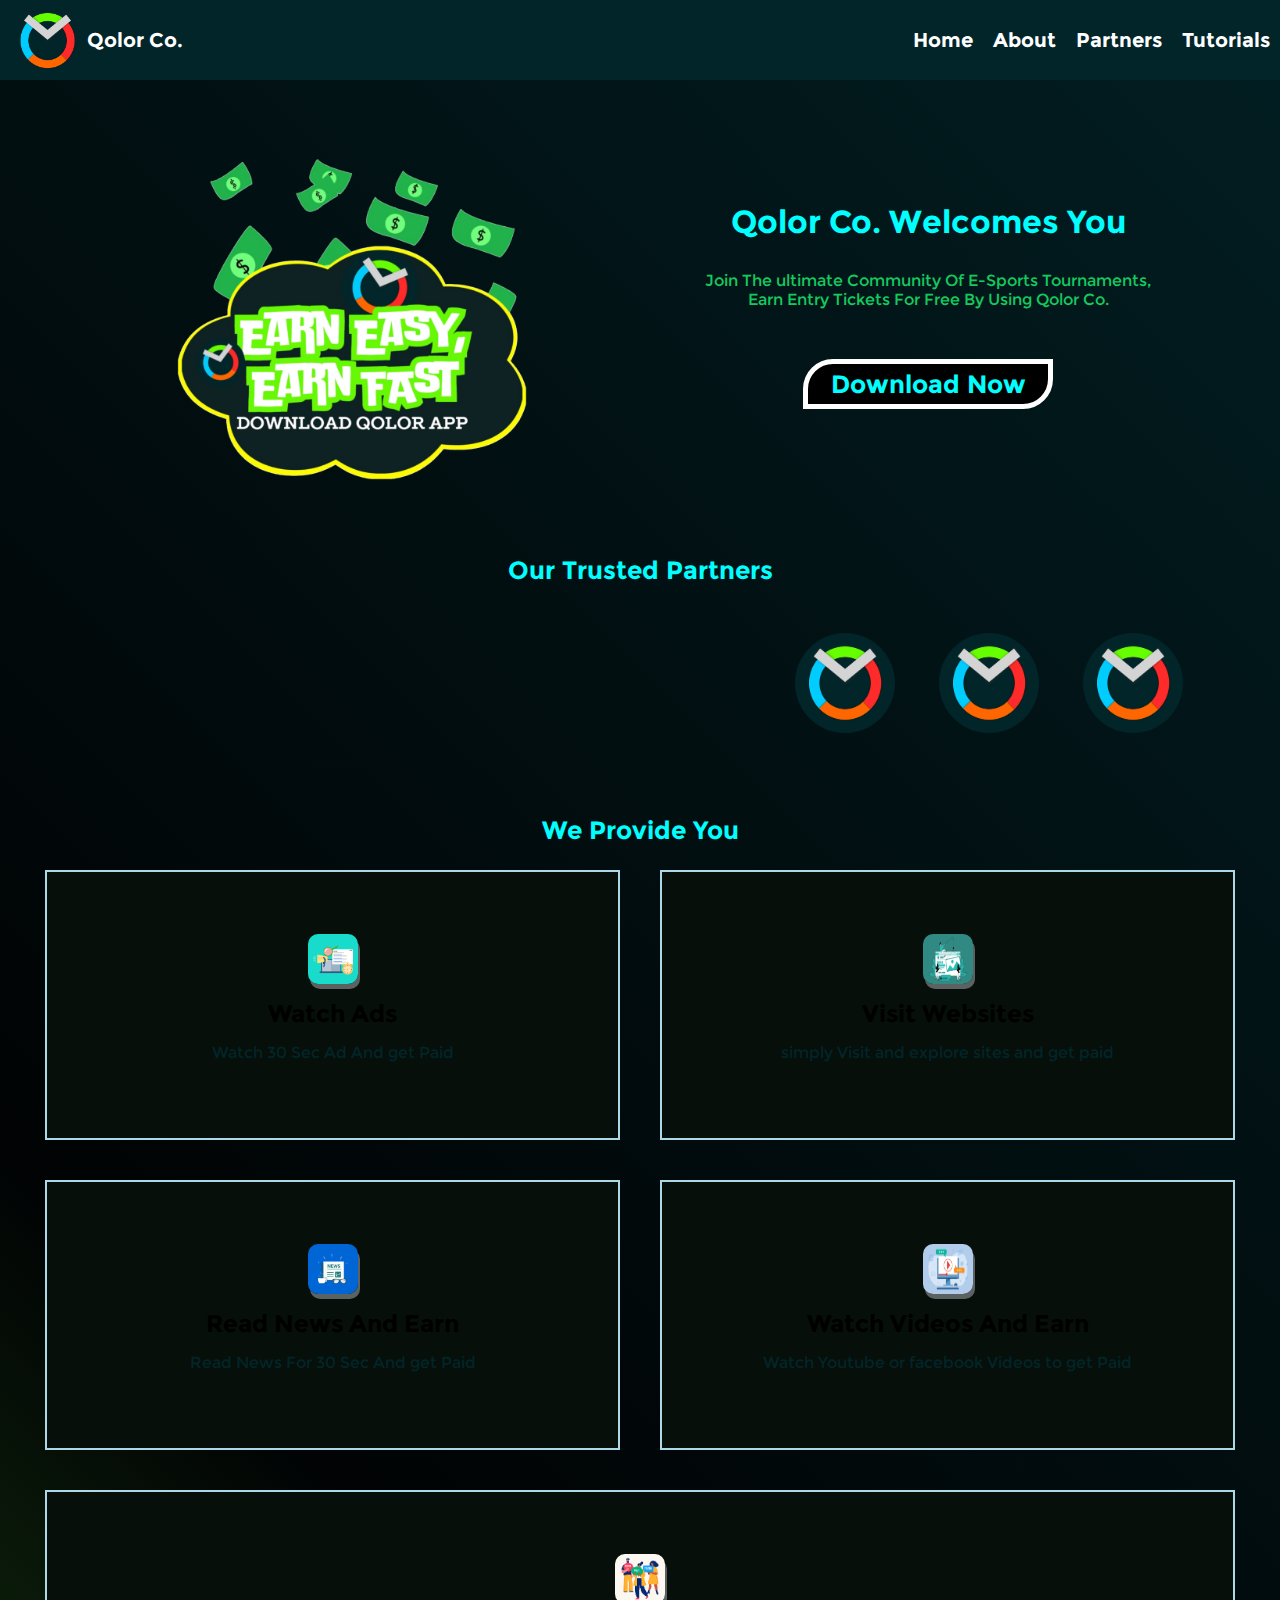
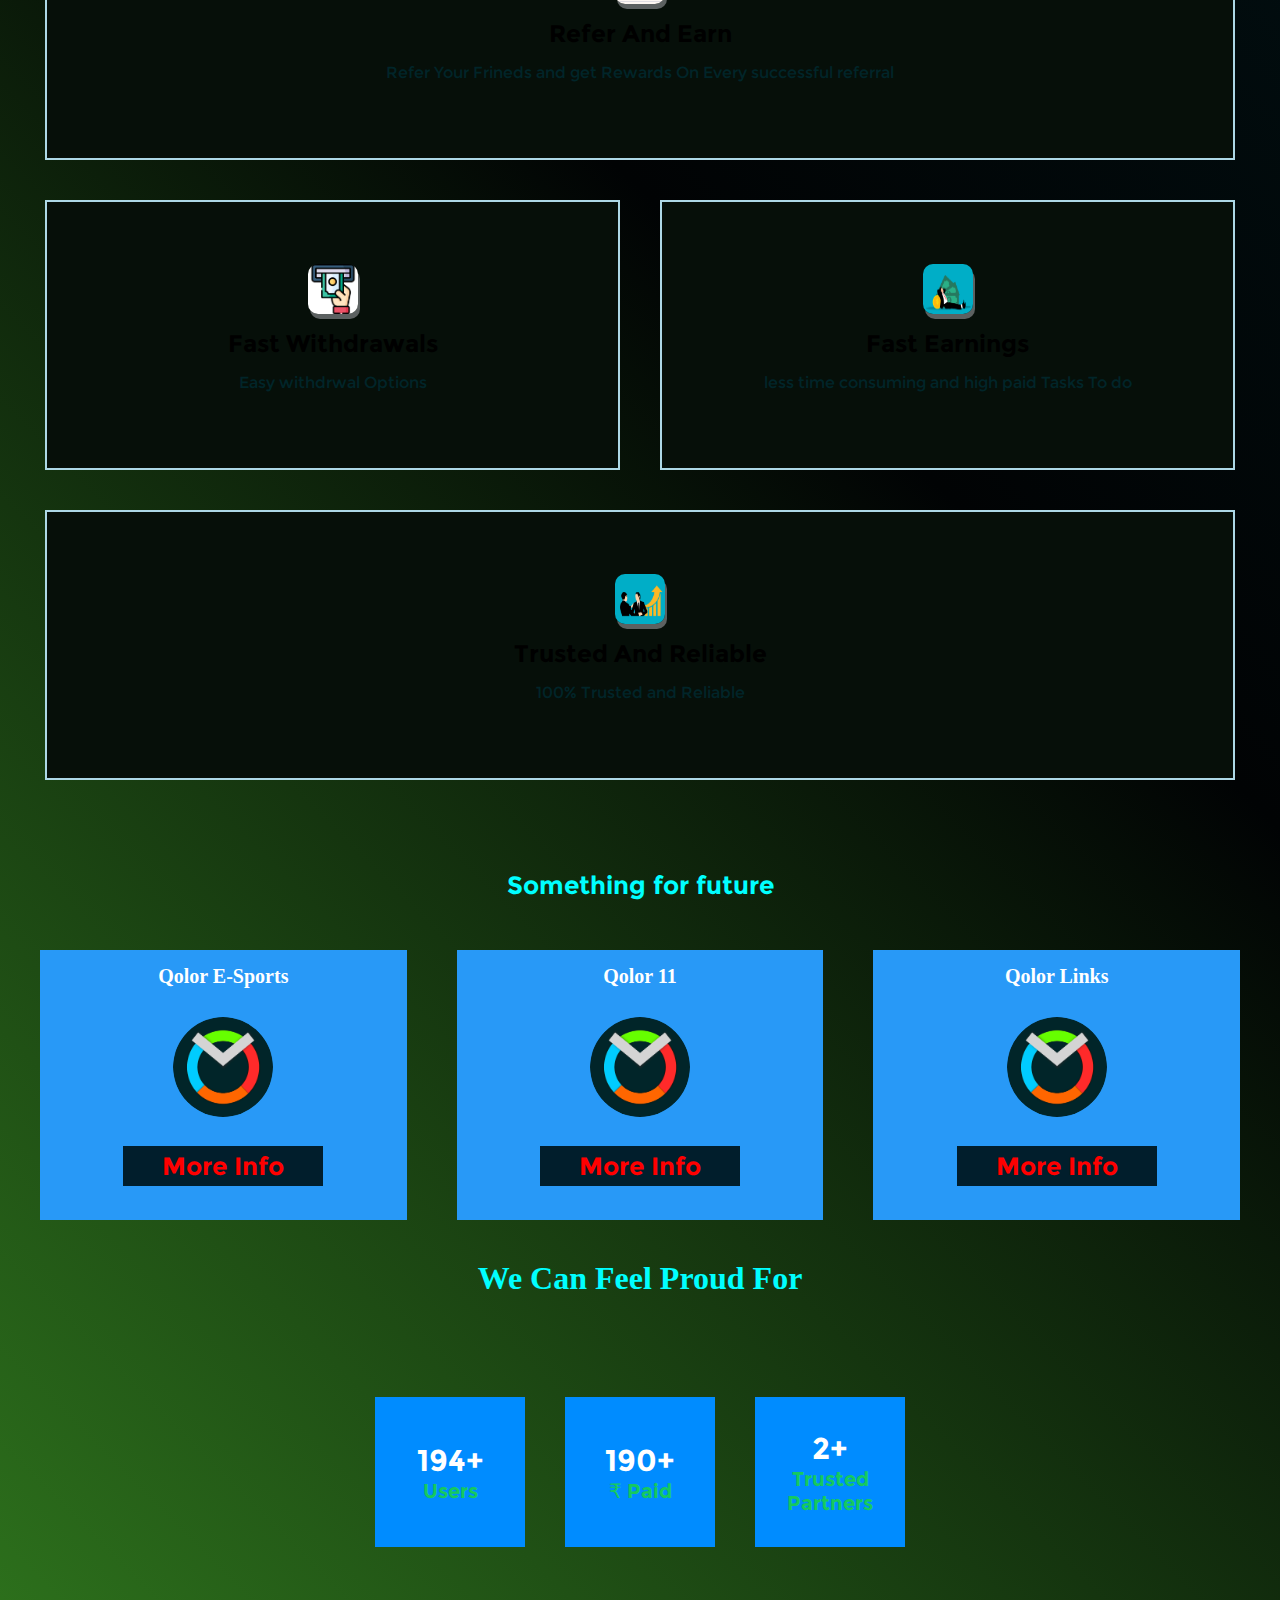
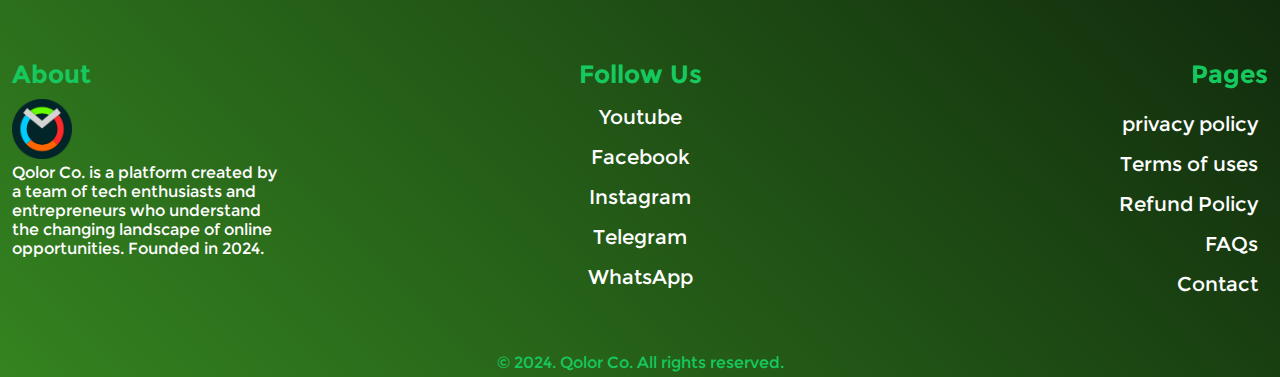
<file: index.html>
<!DOCTYPE html>
<html lang="en">
<head>
    <meta charset="UTF-8">
    <meta name="viewport" content="width=device-width, initial-scale=1.0">
    <link rel="stylesheet" href="style.css">
    <link rel="stylesheet" href="mobile.css">
    <title>Qolor Co.</title>
</head>
<body>
  <div class="container" id="home">
    <div class="nav">
      <div><img src="logo.png" alt="logo loading" class="logo"><span>Qolor Co.</span></div>
      <div class="menu" id="none">
        <ul>
          <li><a href="#home">Home</a></li>
          <li><a href="about.html">About</a></li>
          <li><a href="parteners.html">Partners</a></li>
          <li><a href="tutorials.html">Tutorials</a></li>
        </ul>
      </div>
      <h1 class="menu_btn" id="menu_btn">☰</h1>
    </div>
    <div class="content">
      <div class="main_image">
        <img src="poster.png">
      </div>
      <div class="main_content">
        <h1>Qolor Co. Welcomes You</h1>
        <p>Join The ultimate Community Of E-Sports Tournaments,<br>Earn Entry Tickets For Free By Using Qolor Co.
        </p>
        <a href="qolor.zip" download class="download_btn">Download Now</a>
      </div>
    </div>
  </div>
    <div class="partners">
      <h1>Our Trusted Partners</h1>
    <div id="our_parteners">
        <marquee behavior="alternate"><img src="logo.png">
        <img src="logo.png">
        <img src="logo.png">
      </marquee> </div>
  </div>

  <div class="features">
    <h1>We Provide You</h1>
    <div class="features_info">
    <div><img src="ads.png"><h2>Watch Ads</h2><p>Watch 30 Sec Ad And get Paid</p></div>
    <div><img src="website.png"><h2>Visit Websites</h2><p>simply Visit and explore sites and get paid</p></div>
    <div><img src="news.png"><h2>Read News And Earn</h2><p>Read News For 30 Sec And get Paid</p></div>
    <div><img src="video.png"><h2>Watch Videos And Earn</h2><p>Watch Youtube or facebook Videos to get Paid</p></div>
    <div><img src="refer.png"><h2>Refer And Earn</h2><p>Refer Your Frineds and get Rewards On Every successful referral</p></div>
  </div>
    <div class="features_info">
      <div><img src="withdrwal.png"><h2>Fast Withdrawals</h2><p>Easy withdrwal Options</p></div>
      <div><img src="money.png"><h2>Fast Earnings</h2><p>less time consuming and high paid Tasks To do</p></div>
      <div><img src="trust.png"><h2>Trusted And Reliable</h2><p>100% Trusted and Reliable</p></div>
    </div>
  </div>

  <div class="app_info">
  <h1>Something for future</h1>
<div class="future_products">
  <div><h2>Qolor E-Sports</h2><img src="logo.png"><h1 class="fake_btn">More Info</h1><div class="info"><h1>Qolor E-Sports</h1><p>Qolor E-Sports Will Be a ultimate <br>Free App to play E-Sports Tournaments</p></p></div></div>
  <div><h2>Qolor 11</h2><img src="logo.png"><h1 class="fake_btn">More Info</h1><div class="info"><h1>Qolor 11</h1><p>Qolor 11 Will Be a ultimate Free earming  <br>App to play fantasy sports</p></p></div></div>
  <div><h2>Qolor Links</h2><img src="logo.png"><h1 class="fake_btn">More Info</h1><div class="info"><h1>Qolor Links</h1><p>Qolor Links Will Be a ultimate Free earming  <br>Webiste For Publishers</p></p></div></div>
</div>
</div>
<div class="app_num">
<h1>We Can Feel Proud For</h1>
  <div class="app_data">
  <div><h1 id="num" data-val="1000">0</h1><span>Users</span></div>
  <div><h1 id="num" data-val="1000">0</h1><span>₹ Paid</span></div>
  <div><h1 id="num" data-val="3">0</h1><span>Trusted Partners</span></div>
</div>
</div>
</div>
<div class="footer">
<div class="ftinner">
  <h1>About</h1>
  <img src="logo.png">
  <p>Qolor Co. is a platform created by a team of tech enthusiasts and entrepreneurs who understand the changing landscape of online opportunities. Founded in 2024.</p>
</div>
<div class="ftinner">
  <h1>Follow  Us</h1>
  <ul>
    <li><a href="#">Youtube</a></li>
      <li><a href="#">Facebook</a></li>
       <li><a href="#">Instagram</a></li>
          <li><a href="#">Telegram</a></li>
          <li><a href="#">WhatsApp</a></li>
  </ul>
</div>
<div class="ftinner">
  <h1>Pages</h1>
  <ul>
    <li><a href="privacy.html">privacy policy</a></li>
    <li><a href="terms.html">Terms of uses</a></li>
       <li><a href="refund-p.html">Refund Policy</a></li>
          <li><a href="faqs.html">FAQs</a></li>
          <li><a href="contact.html">Contact</a></li>
  </ul>
</div>
</div>
<div class="main_footer">© 2024. Qolor Co. All rights reserved.</div>

<div id="menu_shutter">
  <ul>
    <li><a href="#home">Home</a></li>
    <li><a href="about.html">About</a></li>
    <li><a href="parteners.html">Partners</a></li>
    <li><a href="tutorials.html">Tutorials</a></li>
  </ul>
</div>
<script src="script.js"></script>
</body>
</html>
</file>
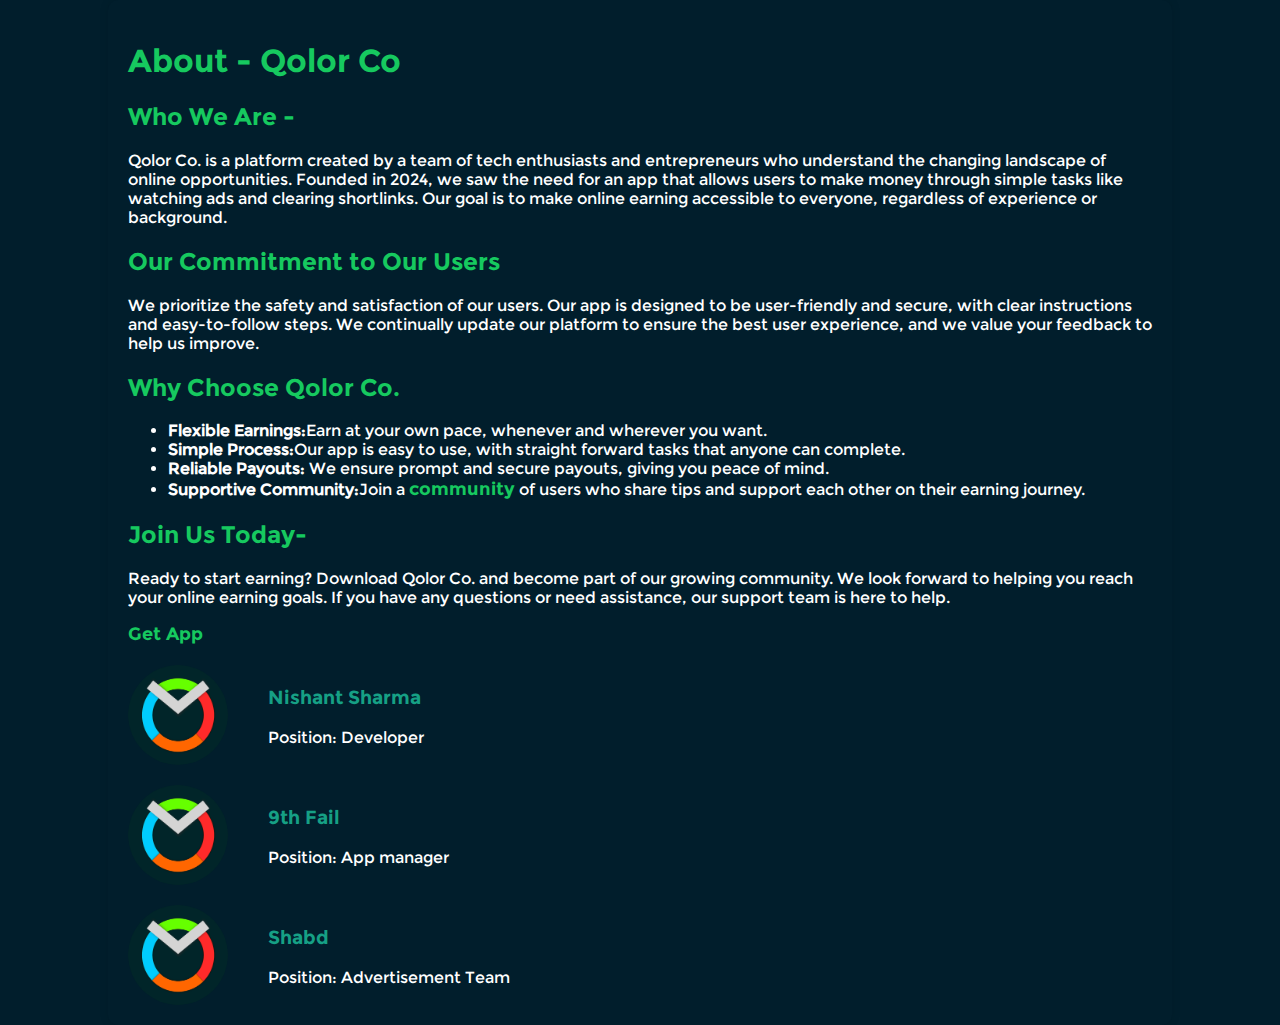
<file: about.html>
<!DOCTYPE html>
<html lang="en">
<head>
    <!-- Google tag (gtag.js) -->
<script async src="https://www.googletagmanager.com/gtag/js?id=G-698756V3SX"></script>
<script>
  window.dataLayer = window.dataLayer || [];
  function gtag(){dataLayer.push(arguments);}
  gtag('js', new Date());

  gtag('config', 'G-698756V3SX');
</script>
    <meta charset="UTF-8">
    <meta name="viewport" content="width=device-width, initial-scale=1.0">
    <title>About - Qolor Co.</title>
    <style>
  
  @font-face {
        font-family: h;
        src: url(appfont2_bold.ttf);
  }
 @font-face{
   font-family:p;
   src:url(appfont2_regular.ttf);
 }
        body {
            margin: 0;
            padding: 0;
            background-color: #011e2c;
        }
        .container {
            width: 80%;
            margin: 0 auto;
            padding: 20px;
            background-color: #011e2c;
            border-radius: 10px;
            box-shadow: 0 0 10px rgba(0, 0, 0, 0.1);
        }
        h2,h1 {
            color: #16C95F;
          font-family:h;
        }
        p ,li{
            color: white;
          font-family:p;
        }
  a{
    color: #16C95F;
    text-decoration:none;
    font-size:18px;
    font-weight:bold;
    font-family:h;
  }
        .section {
            margin-bottom: 20px;
        }
        .section-title {
            font-size: 1.5em;
            color: #2980b9;
            margin-bottom: 10px;
          font-family:h;
        }
        .team {
            display: flex;
            align-items: center;
            margin-top: 20px;
        }
        .team img {
            border-radius: 50%;
            margin-right: 20px;
          height:100px;
          width:100px;
        }
        .team-member {
            margin-left: 20px;
        }
        .team-member h3 {
            color: #16a085;
          font-family:h;
        }
    </style>
</head>
<body>
    <div class="container">
        <h1>About - Qolor Co</h1>
        <div class="section">
          <h2> Who We Are -</h2>

          <p>Qolor Co. is a platform created by a team of tech enthusiasts and entrepreneurs who understand the changing landscape of online opportunities. Founded in 2024, we saw the need for an app that allows users to make money through simple tasks like watching ads and clearing shortlinks. Our goal is to make online earning accessible to everyone, regardless of experience or background.</p>

          <h2>Our Commitment to Our Users</h2>

          <p>We prioritize the safety and satisfaction of our users. Our app is designed to be user-friendly and secure, with clear instructions and easy-to-follow steps. We continually update our platform to ensure the best user experience, and we value your feedback to help us improve.</p>

          <h2>Why Choose Qolor Co.</h2>
          <ul>
            <li><strong> Flexible Earnings:</strong>Earn at your own pace, whenever and wherever you want.</li>
            <li><strong>Simple Process:</strong>Our app is easy to use, with straight forward tasks that anyone can complete. </li>
            <li> <strong>Reliable Payouts: </strong> We ensure prompt and secure payouts, giving you peace of mind.</li>
            <li><strong>Supportive Community:</strong>Join a <a href="https://t.me/FastEarningNews">community</a> of users who share tips and support each other on their earning journey.</li>
          </ul>
          

          <h2>Join Us Today-</h2>

          <p>Ready to start earning? Download Qolor Co. and become part of our growing community. We look forward to helping you reach your online earning goals. If you have any questions or need assistance, our support team is here to help.</p>
          <a href="https://qolor-co.netlify.app">Get App</a>
        </div>
        <div class="team">
            <img src="logo.png" alt="Team Member Photo">
            <div class="team-member">
                <h3>Nishant Sharma</h3>
                <p>Position: Developer</p>
                </div>
        </div>
        <div class="team">
            <img src="logo.png" alt="Team Member Photo">
            <div class="team-member">
                <h3>9th Fail</h3>
                <p>Position: App manager</p>
                </div>
        </div>
        <div class="team">
            <img src="logo.png" alt="Team Member Photo">
            <div class="team-member">
                <h3>Shabd</h3>
                <p>Position: Advertisement Team</p>
                </div>
        </div>
    </div>
</body>
</html>
</file>
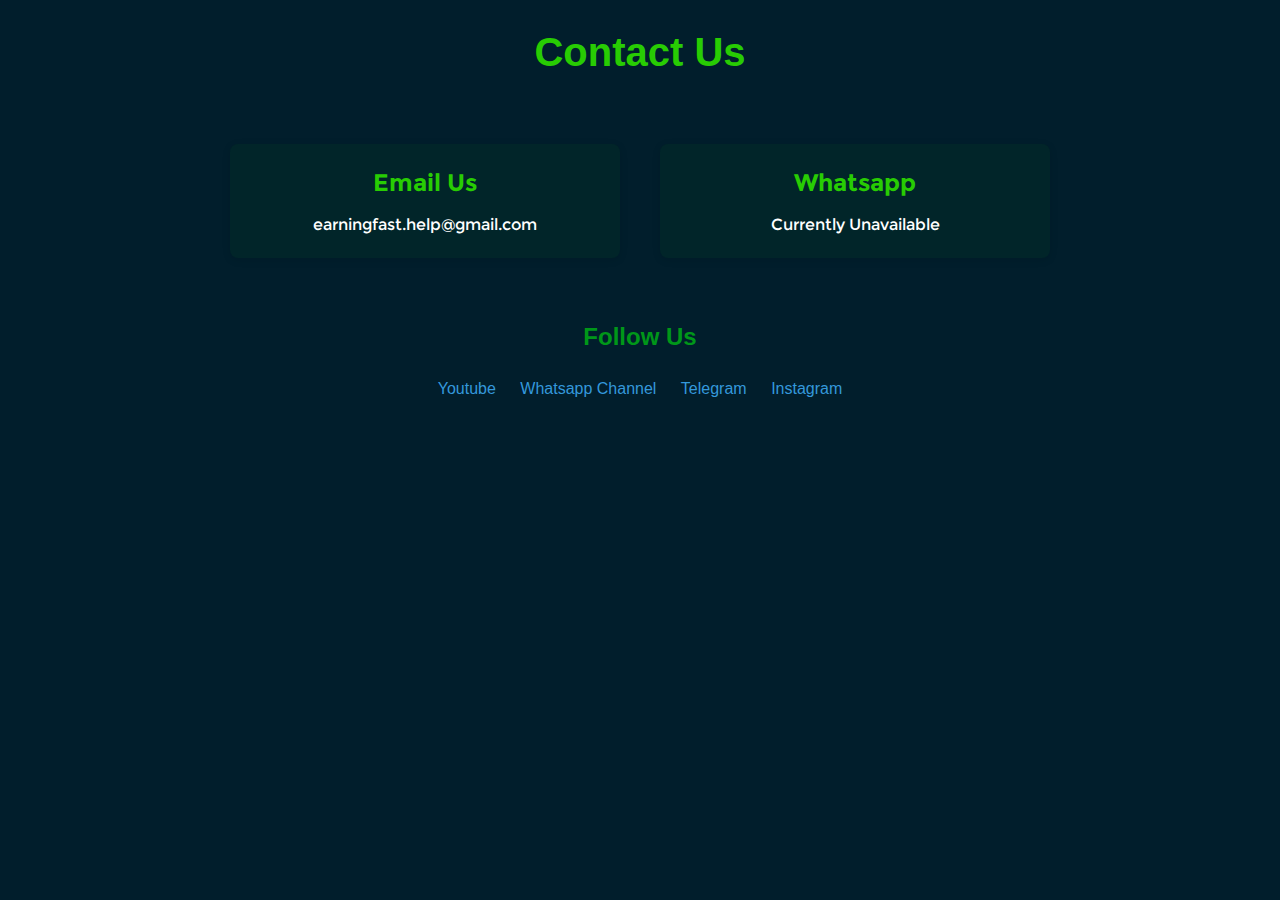
<file: contact.html>
<!DOCTYPE html>
<html lang="en">
<head>
  <meta charset="UTF-8">
  <meta name="viewport" content="width=device-width, initial-scale=1.0">
  <meta http-equiv="X-UA-Compatible" content="ie=edge">
  <title>Contact Us</title>
  <style>
  @font-face {
            font-family: h;
            src: url(appfont2_bold.ttf);
        }
        @font-face {
            font-family: p;
            src: url(appfont2_regular.ttf);
        }
* {
  margin: 0;
  padding: 0;
  box-sizing: border-box;
}

body {
  font-family: Arial, sans-serif;
  line-height: 1.6;
  background: #011e2c;
}

.contact-container {
  max-width: 900px;
  margin: 0 auto;
  padding: 20px;
  height:100vh;
}

header {
  text-align: center;
  margin-bottom: 40px;
}

header h1 {
  font-size: 2.5rem;
  color:#28CC03;
}

.contact-info {
 display:flex;
 align-items:center;
 justify-content:center;
 flex-wrap: wrap;
  margin-bottom: 40px;
}

.contact-item {
  background-color: #012529;
  padding: 20px;
  border-radius: 8px;
  box-shadow: 0 2px 8px rgba(0, 0, 0, 0.1);
  flex: 1 1 45%;
  text-align:center;
  margin:20px;
}

.contact-item h2 {
  font-size: 1.5rem;
  margin-bottom: 10px;
  color: #28CC03;
  font-family:h;
}

.contact-item p {
  font-size: 1rem;
  color:white;
  font-family:p;
}

.contact-item a {
  text-decoration: none;
  color:white;
  font-family:p;
}

.contact-item a:hover {
  text-decoration: underline;
}

.social-media {
  text-align: center;
}

.social-media h2 {
  font-size: 1.5rem;
  margin-bottom: 20px;
  color: #009719;
}

.social-media ul {
  list-style-type: none;
}

.social-media li {
  display: inline;
  margin: 0 10px;
}

.social-media a {
  text-decoration: none;
  font-size: 1rem;
  color: #3498db;
}

.social-media a:hover {
  text-decoration: underline;
}

@media (max-width: 768px) {
  .contact-info {
    grid-template-columns: 1fr 1fr;
  }
}

@media (max-width: 480px) {
  .contact-info {
    grid-template-columns: 1fr;
  }
}

  </style>
</head>
<body>
  <div class="contact-container">
    <header>
      <h1>Contact Us</h1>
    </header>

    <section class="contact-info">
      
      <div class="contact-item">
        <h2>Email Us</h2>
        <p><a href="mailto:earningfast.help@gmail.com">earningfast.help@gmail.com</a></p>
      </div>

      <div class="contact-item">
        <h2>Whatsapp</h2>
        <p>Currently Unavailable</p>
      </div>
    </section>

    <section class="social-media">
      <h2>Follow Us</h2>
      <ul>
        <li><a href="https://facebook.com" target="_blank">Youtube</a></li>
        <li><a href="https://twitter.com" target="_blank">Whatsapp Channel</a></li>
        <li><a href="https://linkedin.com" target="_blank">Telegram</a></li>
        <li><a href="https://linkedin.com" target="_blank">Instagram</a></li>
      </ul>
    </section>
  </div>
</body>
</html>
</file>
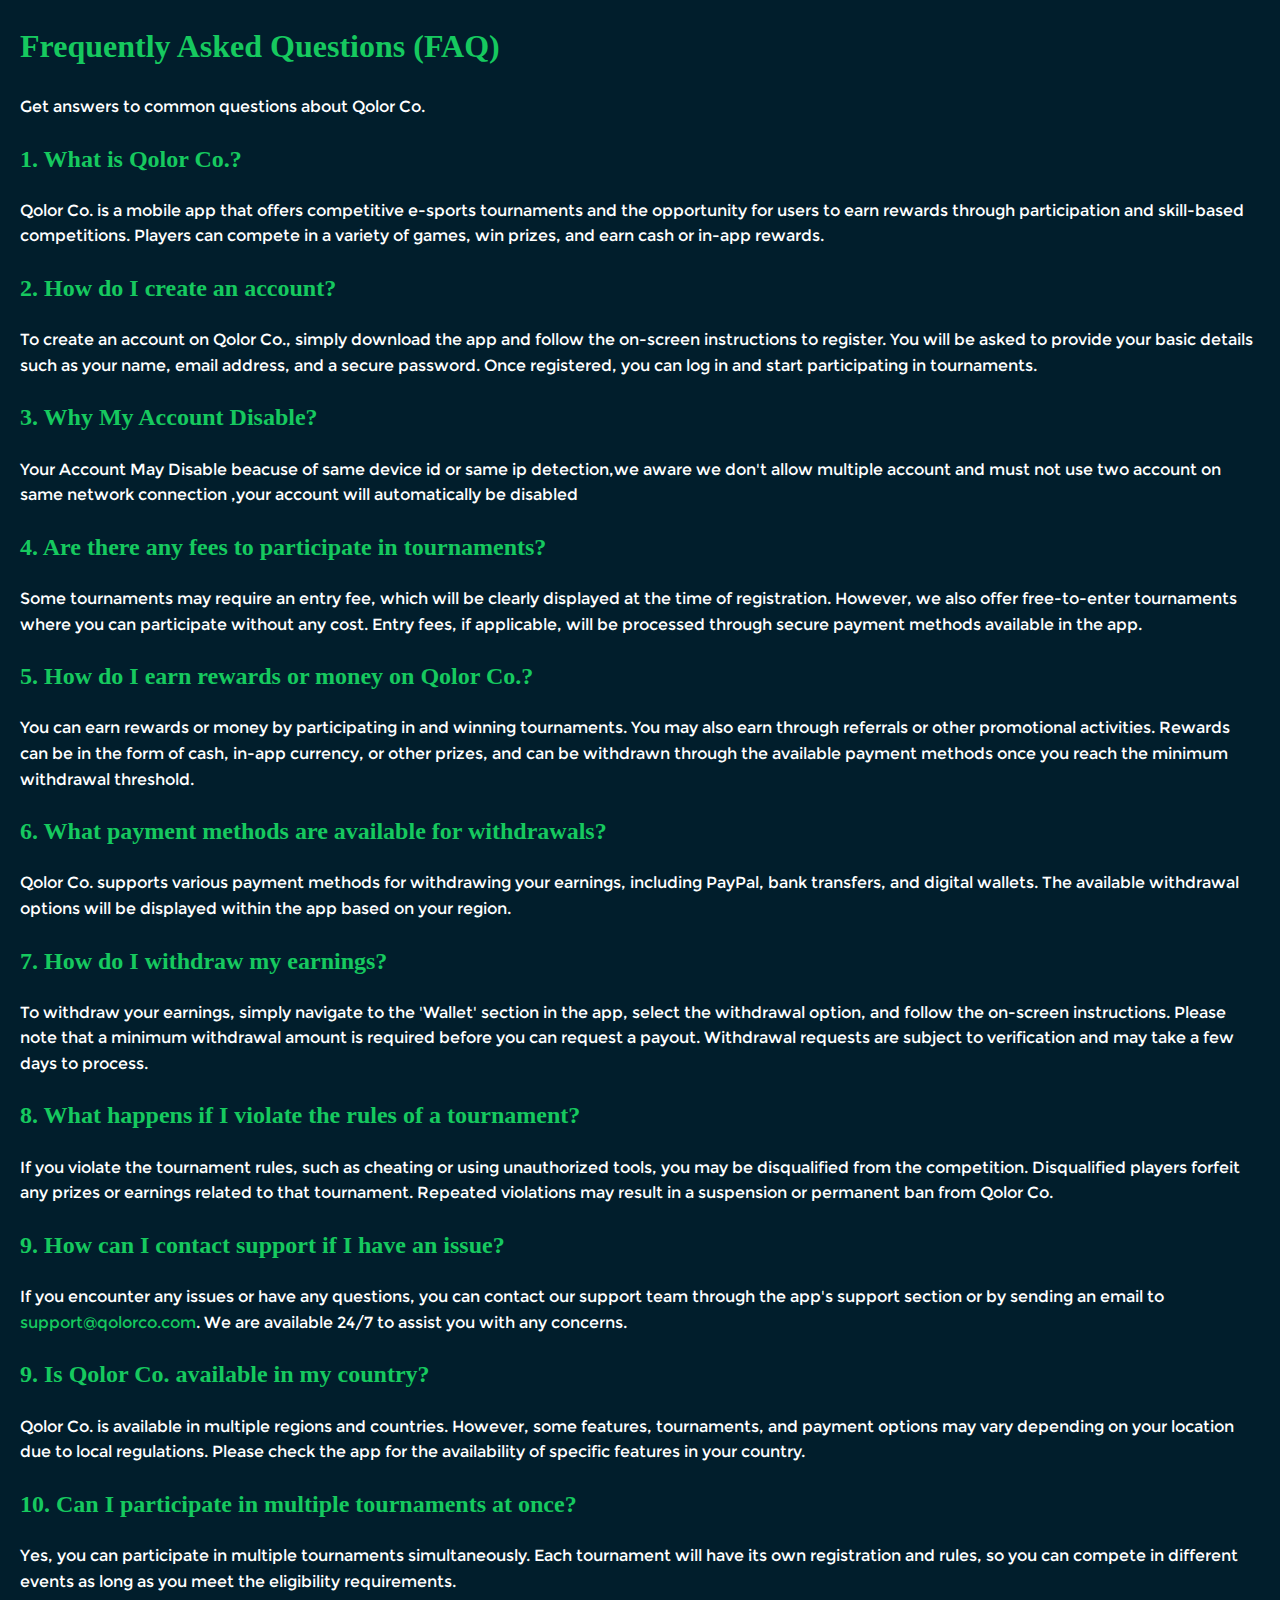
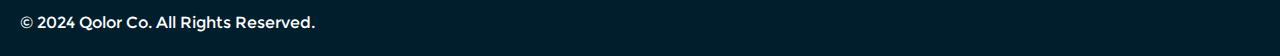
<file: faqs.html>
<!DOCTYPE html>
<html lang="en">
<head>
    <meta charset="UTF-8">
    <meta name="viewport" content="width=device-width, initial-scale=1.0">
    <meta http-equiv="X-UA-Compatible" content="ie=edge">
    <title>FAQ - Qolor Co.</title>
    <style>
     <!DOCTYPE html>
<html lang="en">
<head>
    <meta charset="UTF-8">
    <meta name="viewport" content="width=device-width, initial-scale=1.0">
    <meta http-equiv="X-UA-Compatible" content="ie=edge">
    <title>FAQ - Qolor Co.</title>
    <style>
        @font-face {
        font-family: h;
        src: url(appfont2_bold.ttf);
  }
 @font-face{
   font-family:p;
   src:url(appfont2_regular.ttf);
 }
        body {
            font-family: Arial, sans-serif;
            line-height: 1.6;
            margin: 20px;
            background:#011e2c;
        }
        h1, h2, h3 {
            color:#16C95F;
            font-family:h;
        }
        p{
            color:white;
            font-family:p;
        }
        a {
            color: #16C95F;
            text-decoration: none;
            font-family:p;
        }
        a:hover {
            text-decoration: underline;
        }
        .content {
            max-width: 800px;
            margin: auto;
        }
        ul li{
            color:white;
            font-family:p;
        }
    </style>
</head>
<body>
<header>
    <h1>Frequently Asked Questions (FAQ)</h1>
    <p>Get answers to common questions about Qolor Co.</p>
</header>

<main>
    <div class="faq-section">
        <h2>1. What is Qolor Co.?</h2>
        <p>Qolor Co. is a mobile app that offers competitive e-sports tournaments and the opportunity for users to earn rewards through participation and skill-based competitions. Players can compete in a variety of games, win prizes, and earn cash or in-app rewards.</p>
    </div>

    <div class="faq-section">
        <h2>2. How do I create an account?</h2>
        <p>To create an account on Qolor Co., simply download the app and follow the on-screen instructions to register. You will be asked to provide your basic details such as your name, email address, and a secure password. Once registered, you can log in and start participating in tournaments.</p>
    </div>
    <div class="faq-section">
        <h2>3. Why My Account Disable?</h2>
        <p>Your Account May Disable beacuse of same device id or same ip detection,we aware we don't allow multiple account and must not use two account on same network connection ,your account will automatically be disabled</p>
    </div>

    <div class="faq-section">
        <h2>4. Are there any fees to participate in tournaments?</h2>
        <p>Some tournaments may require an entry fee, which will be clearly displayed at the time of registration. However, we also offer free-to-enter tournaments where you can participate without any cost. Entry fees, if applicable, will be processed through secure payment methods available in the app.</p>
    </div>

    <div class="faq-section">
        <h2>5. How do I earn rewards or money on Qolor Co.?</h2>
        <p>You can earn rewards or money by participating in and winning tournaments. You may also earn through referrals or other promotional activities. Rewards can be in the form of cash, in-app currency, or other prizes, and can be withdrawn through the available payment methods once you reach the minimum withdrawal threshold.</p>
    </div>

    <div class="faq-section">
        <h2>6. What payment methods are available for withdrawals?</h2>
        <p>Qolor Co. supports various payment methods for withdrawing your earnings, including PayPal, bank transfers, and digital wallets. The available withdrawal options will be displayed within the app based on your region.</p>
    </div>

    <div class="faq-section">
        <h2>7. How do I withdraw my earnings?</h2>
        <p>To withdraw your earnings, simply navigate to the 'Wallet' section in the app, select the withdrawal option, and follow the on-screen instructions. Please note that a minimum withdrawal amount is required before you can request a payout. Withdrawal requests are subject to verification and may take a few days to process.</p>
    </div>

    <div class="faq-section">
        <h2>8. What happens if I violate the rules of a tournament?</h2>
        <p>If you violate the tournament rules, such as cheating or using unauthorized tools, you may be disqualified from the competition. Disqualified players forfeit any prizes or earnings related to that tournament. Repeated violations may result in a suspension or permanent ban from Qolor Co.</p>
    </div>

    <div class="faq-section">
        <h2>9. How can I contact support if I have an issue?</h2>
        <p>If you encounter any issues or have any questions, you can contact our support team through the app's support section or by sending an email to <a href="mailto:support@qolorco.com">support@qolorco.com</a>. We are available 24/7 to assist you with any concerns.</p>
    </div>

    <div class="faq-section">
        <h2>9. Is Qolor Co. available in my country?</h2>
        <p>Qolor Co. is available in multiple regions and countries. However, some features, tournaments, and payment options may vary depending on your location due to local regulations. Please check the app for the availability of specific features in your country.</p>
    </div>

    <div class="faq-section">
        <h2>10. Can I participate in multiple tournaments at once?</h2>
        <p>Yes, you can participate in multiple tournaments simultaneously. Each tournament will have its own registration and rules, so you can compete in different events as long as you meet the eligibility requirements.</p>
    </div>
</main>

<footer>
    <p>&copy; 2024 Qolor Co. All Rights Reserved.</p>
</footer>

</body>
</html>
</file>
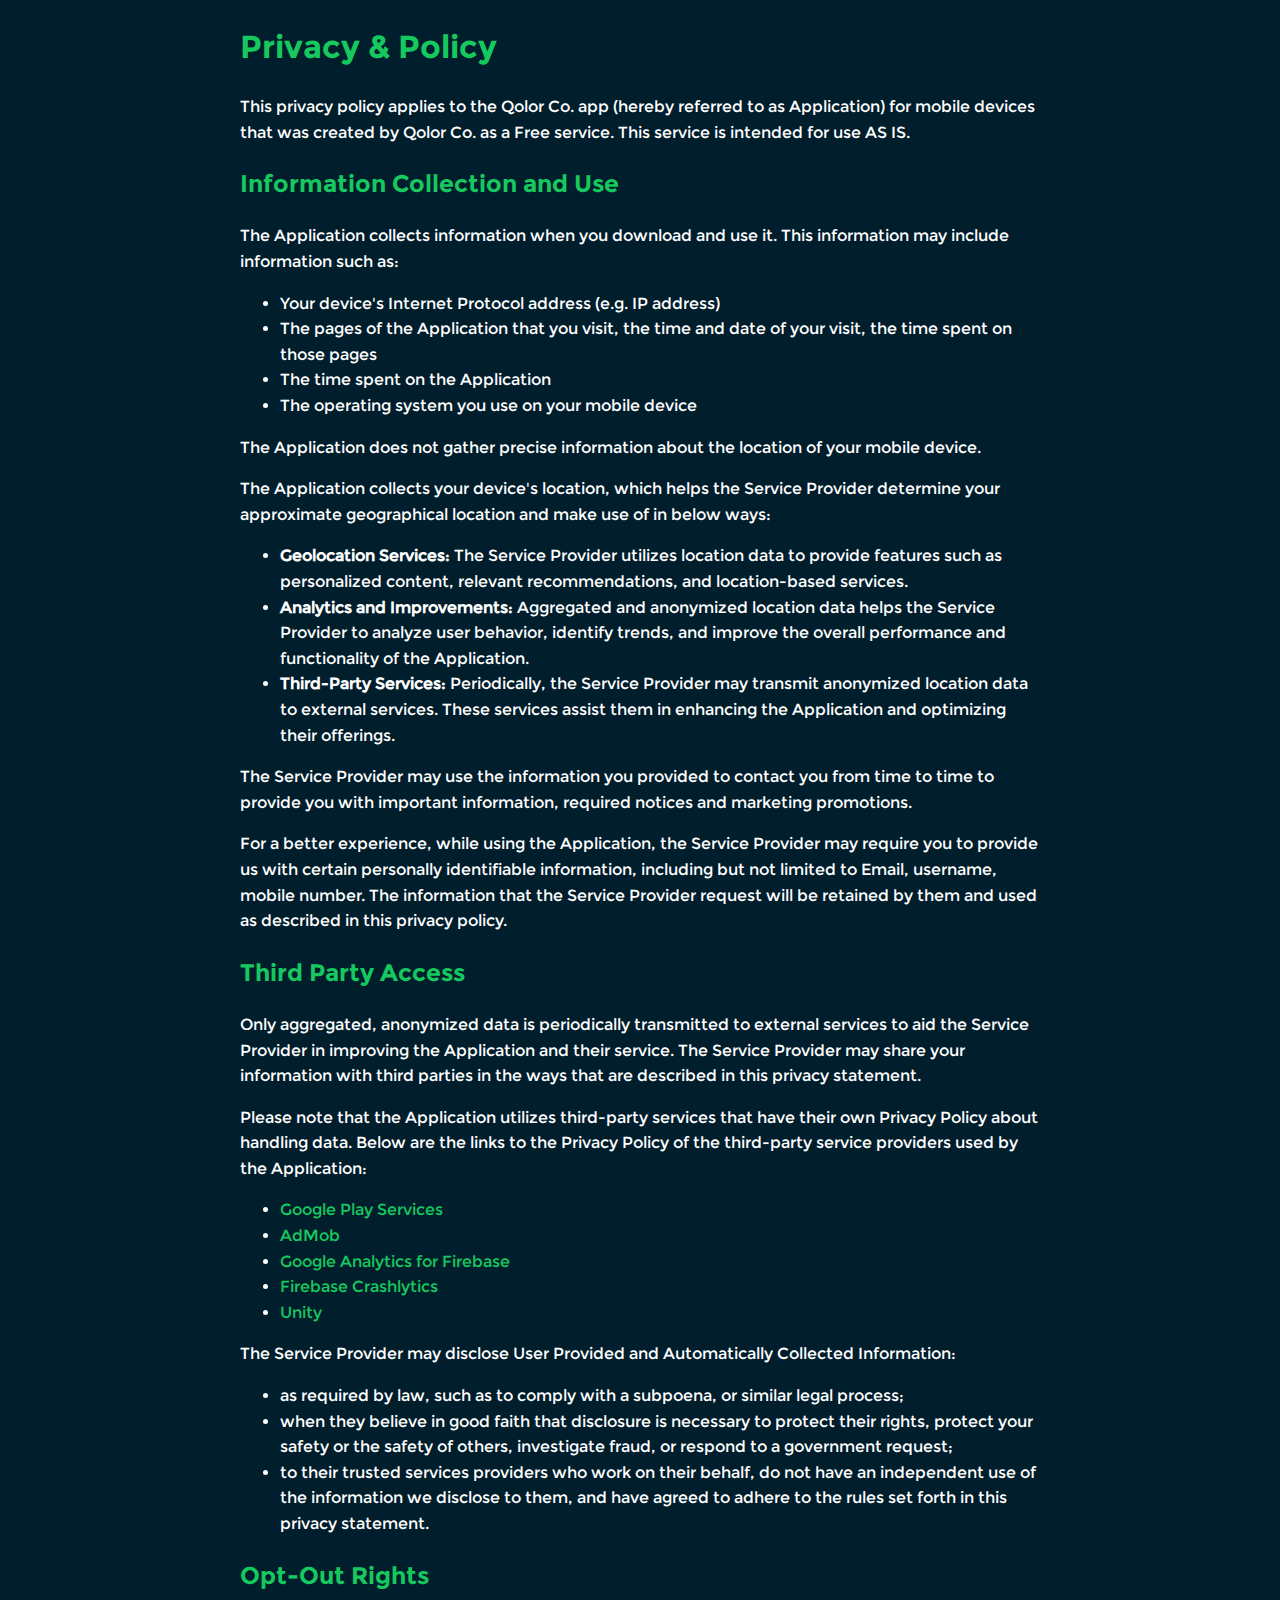
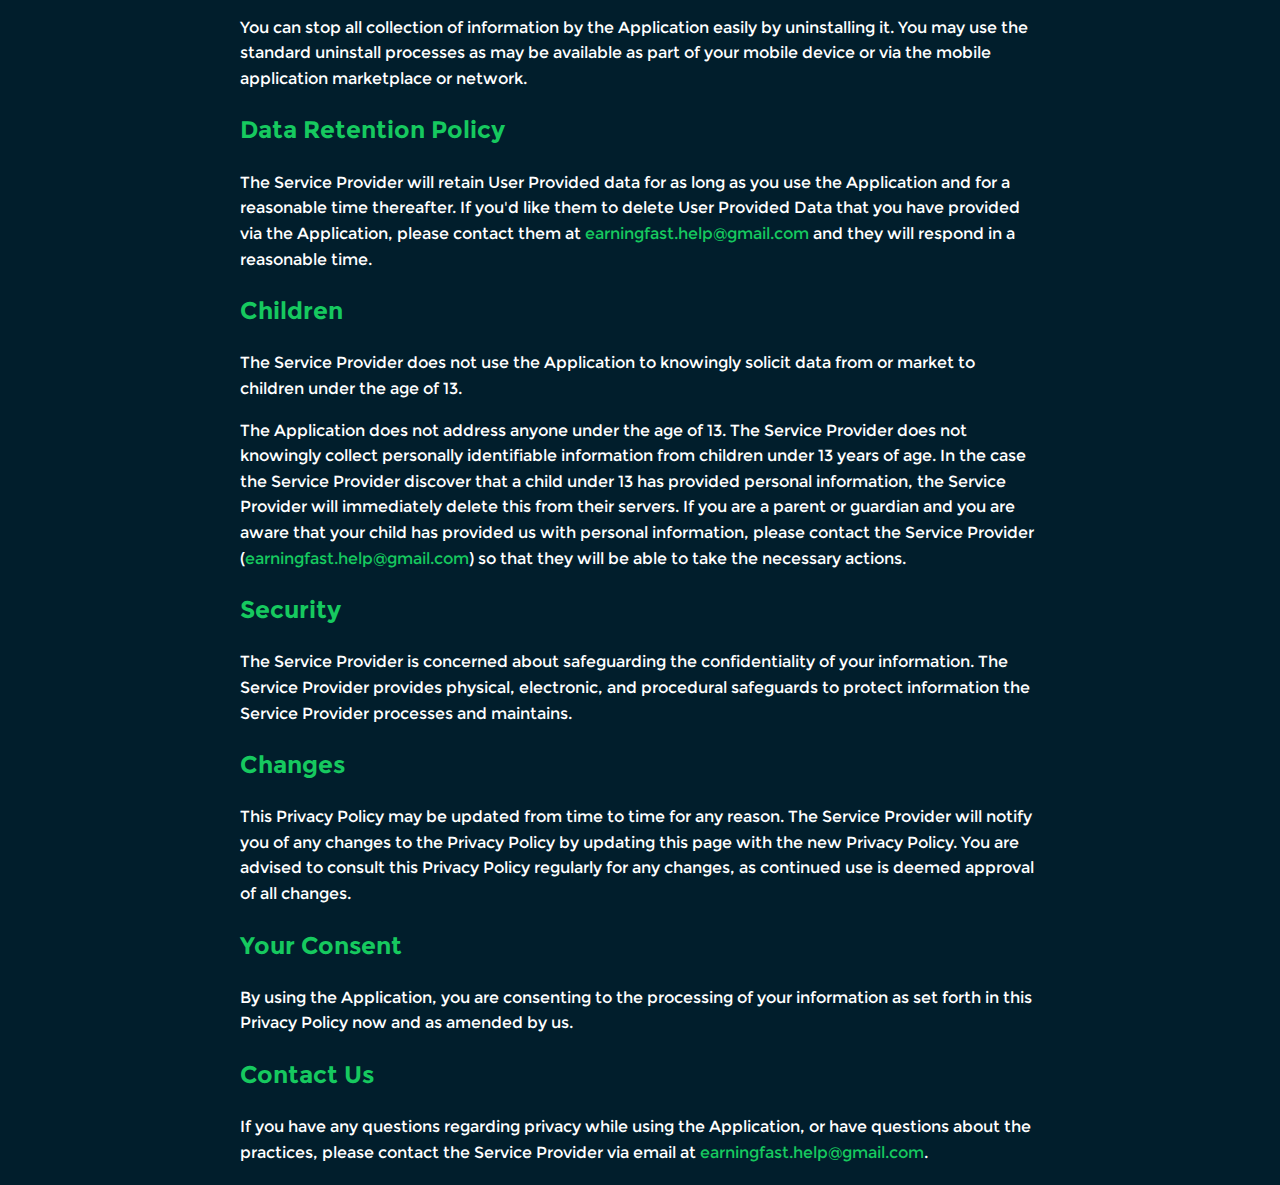
<file: privacy.html>
<!DOCTYPE html>
<html lang="en">
<head> 
    <meta charset="UTF-8">
    <meta name="viewport" content="width=device-width, initial-scale=1.0">
    <title>Privacy Policy - Qolor Co.</title>
    <style>
        @font-face {
        font-family: h;
        src: url(appfont2_bold.ttf);
  }
 @font-face{
   font-family:p;
   src:url(appfont2_regular.ttf);
 }
        body {
            font-family: Arial, sans-serif;
            line-height: 1.6;
            margin: 20px;
            background:#011e2c;
        }
        h1, h2, h3 {
            color:#16C95F;
            font-family:h;
        }
        p{
            color:white;
            font-family:p;
        }
        a {
            color: #16C95F;
            text-decoration: none;
            font-family:p;
        }
        a:hover {
            text-decoration: underline;
        }
        .content {
            max-width: 800px;
            margin: auto;
        }
        ul li{
            color:white;
            font-family:p;
        }
    </style>
    <!-- Google tag (gtag.js) -->
<script async src="https://www.googletagmanager.com/gtag/js?id=G-698756V3SX"></script>
<script>
  window.dataLayer = window.dataLayer || [];
  function gtag(){dataLayer.push(arguments);}
  gtag('js', new Date());

  gtag('config', 'G-698756V3SX');
</script>
</head>
<body>
    <div class="content">
        <h1>Privacy & Policy</h1>
        <p>This privacy policy applies to the Qolor Co. app (hereby referred to as Application) for mobile devices that was created by Qolor Co. as a Free service. This service is intended for use AS IS.</p>

        <h2>Information Collection and Use</h2>
        <p>The Application collects information when you download and use it. This information may include information such as:</p>
        <ul>
            <li>Your device's Internet Protocol address (e.g. IP address)</li>
            <li>The pages of the Application that you visit, the time and date of your visit, the time spent on those pages</li>
            <li>The time spent on the Application</li>
            <li>The operating system you use on your mobile device</li>
        </ul>
        <p>The Application does not gather precise information about the location of your mobile device.</p>
        <p>The Application collects your device's location, which helps the Service Provider determine your approximate geographical location and make use of in below ways:</p>
        <ul>
            <li><strong>Geolocation Services:</strong> The Service Provider utilizes location data to provide features such as personalized content, relevant recommendations, and location-based services.</li>
            <li><strong>Analytics and Improvements:</strong> Aggregated and anonymized location data helps the Service Provider to analyze user behavior, identify trends, and improve the overall performance and functionality of the Application.</li>
            <li><strong>Third-Party Services:</strong> Periodically, the Service Provider may transmit anonymized location data to external services. These services assist them in enhancing the Application and optimizing their offerings.</li>
        </ul>
        <p>The Service Provider may use the information you provided to contact you from time to time to provide you with important information, required notices and marketing promotions.</p>
        <p>For a better experience, while using the Application, the Service Provider may require you to provide us with certain personally identifiable information, including but not limited to Email, username, mobile number. The information that the Service Provider request will be retained by them and used as described in this privacy policy.</p>

        <h2>Third Party Access</h2>
        <p>Only aggregated, anonymized data is periodically transmitted to external services to aid the Service Provider in improving the Application and their service. The Service Provider may share your information with third parties in the ways that are described in this privacy statement.</p>
        <p>Please note that the Application utilizes third-party services that have their own Privacy Policy about handling data. Below are the links to the Privacy Policy of the third-party service providers used by the Application:</p>
        <ul>
            <li><a href="https://www.google.com/policies/privacy/">Google Play Services</a></li>
            <li><a href="https://support.google.com/admob/answer/6128543?hl=en">AdMob</a></li>
            <li><a href="https://firebase.google.com/support/privacy">Google Analytics for Firebase</a></li>
            <li><a href="https://firebase.google.com/support/privacy">Firebase Crashlytics</a></li>
            <li><a href="https://unity3d.com/legal/privacy-policy">Unity</a></li>
        </ul>
        <p>The Service Provider may disclose User Provided and Automatically Collected Information:</p>
        <ul>
            <li>as required by law, such as to comply with a subpoena, or similar legal process;</li>
            <li>when they believe in good faith that disclosure is necessary to protect their rights, protect your safety or the safety of others, investigate fraud, or respond to a government request;</li>
            <li>to their trusted services providers who work on their behalf, do not have an independent use of the information we disclose to them, and have agreed to adhere to the rules set forth in this privacy statement.</li>
        </ul>

        <h2>Opt-Out Rights</h2>
        <p>You can stop all collection of information by the Application easily by uninstalling it. You may use the standard uninstall processes as may be available as part of your mobile device or via the mobile application marketplace or network.</p>

        <h2>Data Retention Policy</h2>
        <p>The Service Provider will retain User Provided data for as long as you use the Application and for a reasonable time thereafter. If you'd like them to delete User Provided Data that you have provided via the Application, please contact them at <a href="mailto:earningfast.help@gmail.com">earningfast.help@gmail.com</a> and they will respond in a reasonable time.</p>

        <h2>Children</h2>
        <p>The Service Provider does not use the Application to knowingly solicit data from or market to children under the age of 13.</p>
        <p>The Application does not address anyone under the age of 13. The Service Provider does not knowingly collect personally identifiable information from children under 13 years of age. In the case the Service Provider discover that a child under 13 has provided personal information, the Service Provider will immediately delete this from their servers. If you are a parent or guardian and you are aware that your child has provided us with personal information, please contact the Service Provider (<a href="mailto:earningfast.help@gmail.com">earningfast.help@gmail.com</a>) so that they will be able to take the necessary actions.</p>

        <h2>Security</h2>
        <p>The Service Provider is concerned about safeguarding the confidentiality of your information. The Service Provider provides physical, electronic, and procedural safeguards to protect information the Service Provider processes and maintains.</p>

        <h2>Changes</h2>
        <p>This Privacy Policy may be updated from time to time for any reason. The Service Provider will notify you of any changes to the Privacy Policy by updating this page with the new Privacy Policy. You are advised to consult this Privacy Policy regularly for any changes, as continued use is deemed approval of all changes.</p>

        <h2>Your Consent</h2>
        <p>By using the Application, you are consenting to the processing of your information as set forth in this Privacy Policy now and as amended by us.</p>

        <h2>Contact Us</h2>
        <p>If you have any questions regarding privacy while using the Application, or have questions about the practices, please contact the Service Provider via email at <a href="mailto: earningfast.help@gmail.com">earningfast.help@gmail.com</a>.</p>
    </div>
</body>
</html>
</file>
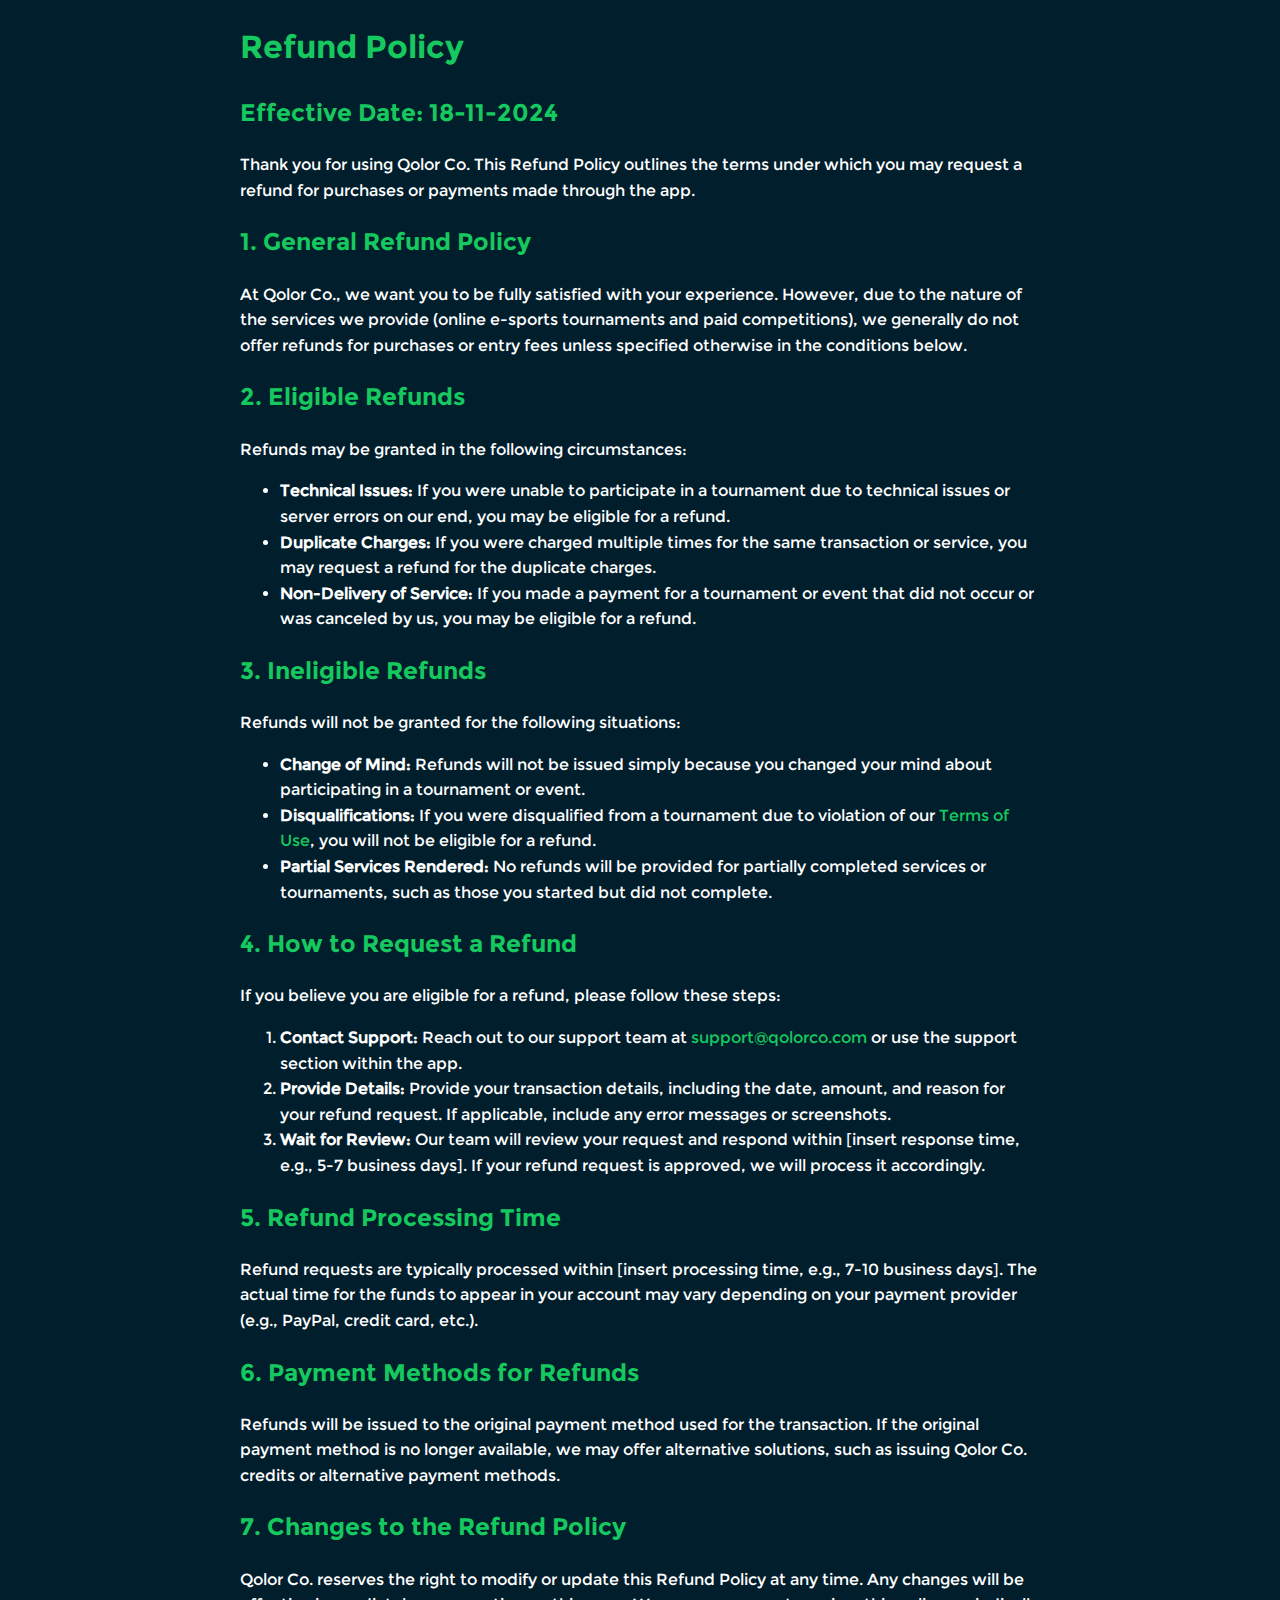
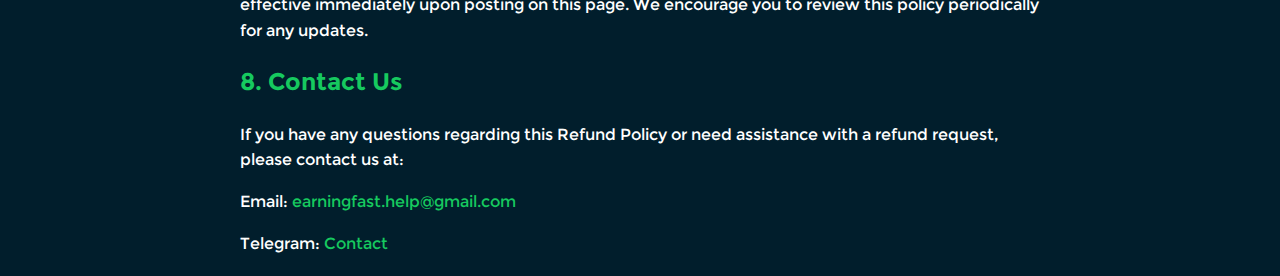
<file: refund-p.html>
<!DOCTYPE html>
<html lang="en">
<head>
    <meta charset="UTF-8">
    <meta name="viewport" content="width=device-width, initial-scale=1.0">
    <meta http-equiv="X-UA-Compatible" content="ie=edge">
    <title>Refund Policy - Qolor Co.</title>
    <style>
        @font-face {
            font-family: h;
            src: url(appfont2_bold.ttf);
        }
        @font-face {
            font-family: p;
            src: url(appfont2_regular.ttf);
        }
        body {
            font-family: Arial, sans-serif;
            line-height: 1.6;
            margin: 20px;
            background: #011e2c;
        }
        h1, h2, h3 {
            color: #16C95F;
            font-family: h;
        }
        p {
            color: white;
            font-family: p;
        }
        a {
            color: #16C95F;
            text-decoration: none;
            font-family: p;
        }
        a:hover {
            text-decoration: underline;
        }
        .content {
            max-width: 800px;
            margin: auto;
        }
        ul li,ol li{
            color: white;
            font-family: p;
        }
    </style>
</head>
<body>

<div class="content">
    <h1>Refund Policy</h1>
    
    <h2>Effective Date: 18-11-2024</h2>
    
    <p>Thank you for using Qolor Co. This Refund Policy outlines the terms under which you may request a refund for purchases or payments made through the app.</p>
    
    <h2>1. General Refund Policy</h2>
    <p>At Qolor Co., we want you to be fully satisfied with your experience. However, due to the nature of the services we provide (online e-sports tournaments and paid competitions), we generally do not offer refunds for purchases or entry fees unless specified otherwise in the conditions below.</p>

    <h2>2. Eligible Refunds</h2>
    <p>Refunds may be granted in the following circumstances:</p>
    <ul>
        <li><strong>Technical Issues:</strong> If you were unable to participate in a tournament due to technical issues or server errors on our end, you may be eligible for a refund.</li>
        <li><strong>Duplicate Charges:</strong> If you were charged multiple times for the same transaction or service, you may request a refund for the duplicate charges.</li>
        <li><strong>Non-Delivery of Service:</strong> If you made a payment for a tournament or event that did not occur or was canceled by us, you may be eligible for a refund.</li>
    </ul>

    <h2>3. Ineligible Refunds</h2>
    <p>Refunds will not be granted for the following situations:</p>
    <ul>
        <li><strong>Change of Mind:</strong> Refunds will not be issued simply because you changed your mind about participating in a tournament or event.</li>
        <li><strong>Disqualifications:</strong> If you were disqualified from a tournament due to violation of our <a href="terms.html" target="_blank">Terms of Use</a>, you will not be eligible for a refund.</li>
        <li><strong>Partial Services Rendered:</strong> No refunds will be provided for partially completed services or tournaments, such as those you started but did not complete.</li>
    </ul>

    <h2>4. How to Request a Refund</h2>
    <p>If you believe you are eligible for a refund, please follow these steps:</p>
    <ol>
        <li><strong>Contact Support:</strong> Reach out to our support team at <a href="mailto:support@qolorco.com">support@qolorco.com</a> or use the support section within the app.</li>
        <li><strong>Provide Details:</strong> Provide your transaction details, including the date, amount, and reason for your refund request. If applicable, include any error messages or screenshots.</li>
        <li><strong>Wait for Review:</strong> Our team will review your request and respond within [insert response time, e.g., 5-7 business days]. If your refund request is approved, we will process it accordingly.</li>
    </ol>

    <h2>5. Refund Processing Time</h2>
    <p>Refund requests are typically processed within [insert processing time, e.g., 7-10 business days]. The actual time for the funds to appear in your account may vary depending on your payment provider (e.g., PayPal, credit card, etc.).</p>

    <h2>6. Payment Methods for Refunds</h2>
    <p>Refunds will be issued to the original payment method used for the transaction. If the original payment method is no longer available, we may offer alternative solutions, such as issuing Qolor Co. credits or alternative payment methods.</p>

    <h2>7. Changes to the Refund Policy</h2>
    <p>Qolor Co. reserves the right to modify or update this Refund Policy at any time. Any changes will be effective immediately upon posting on this page. We encourage you to review this policy periodically for any updates.</p>

    <h2>8. Contact Us</h2>
    <p>If you have any questions regarding this Refund Policy or need assistance with a refund request, please contact us at:</p>
    <p>Email: <a href="mailto:earningfast.help@gmail.com">earningfast.help@gmail.com</a></p>
    <p>Telegram: <a href="https://t.me/ninthfail" target="_blank">Contact</a></p>
</div>

</body>
</html>
</file>
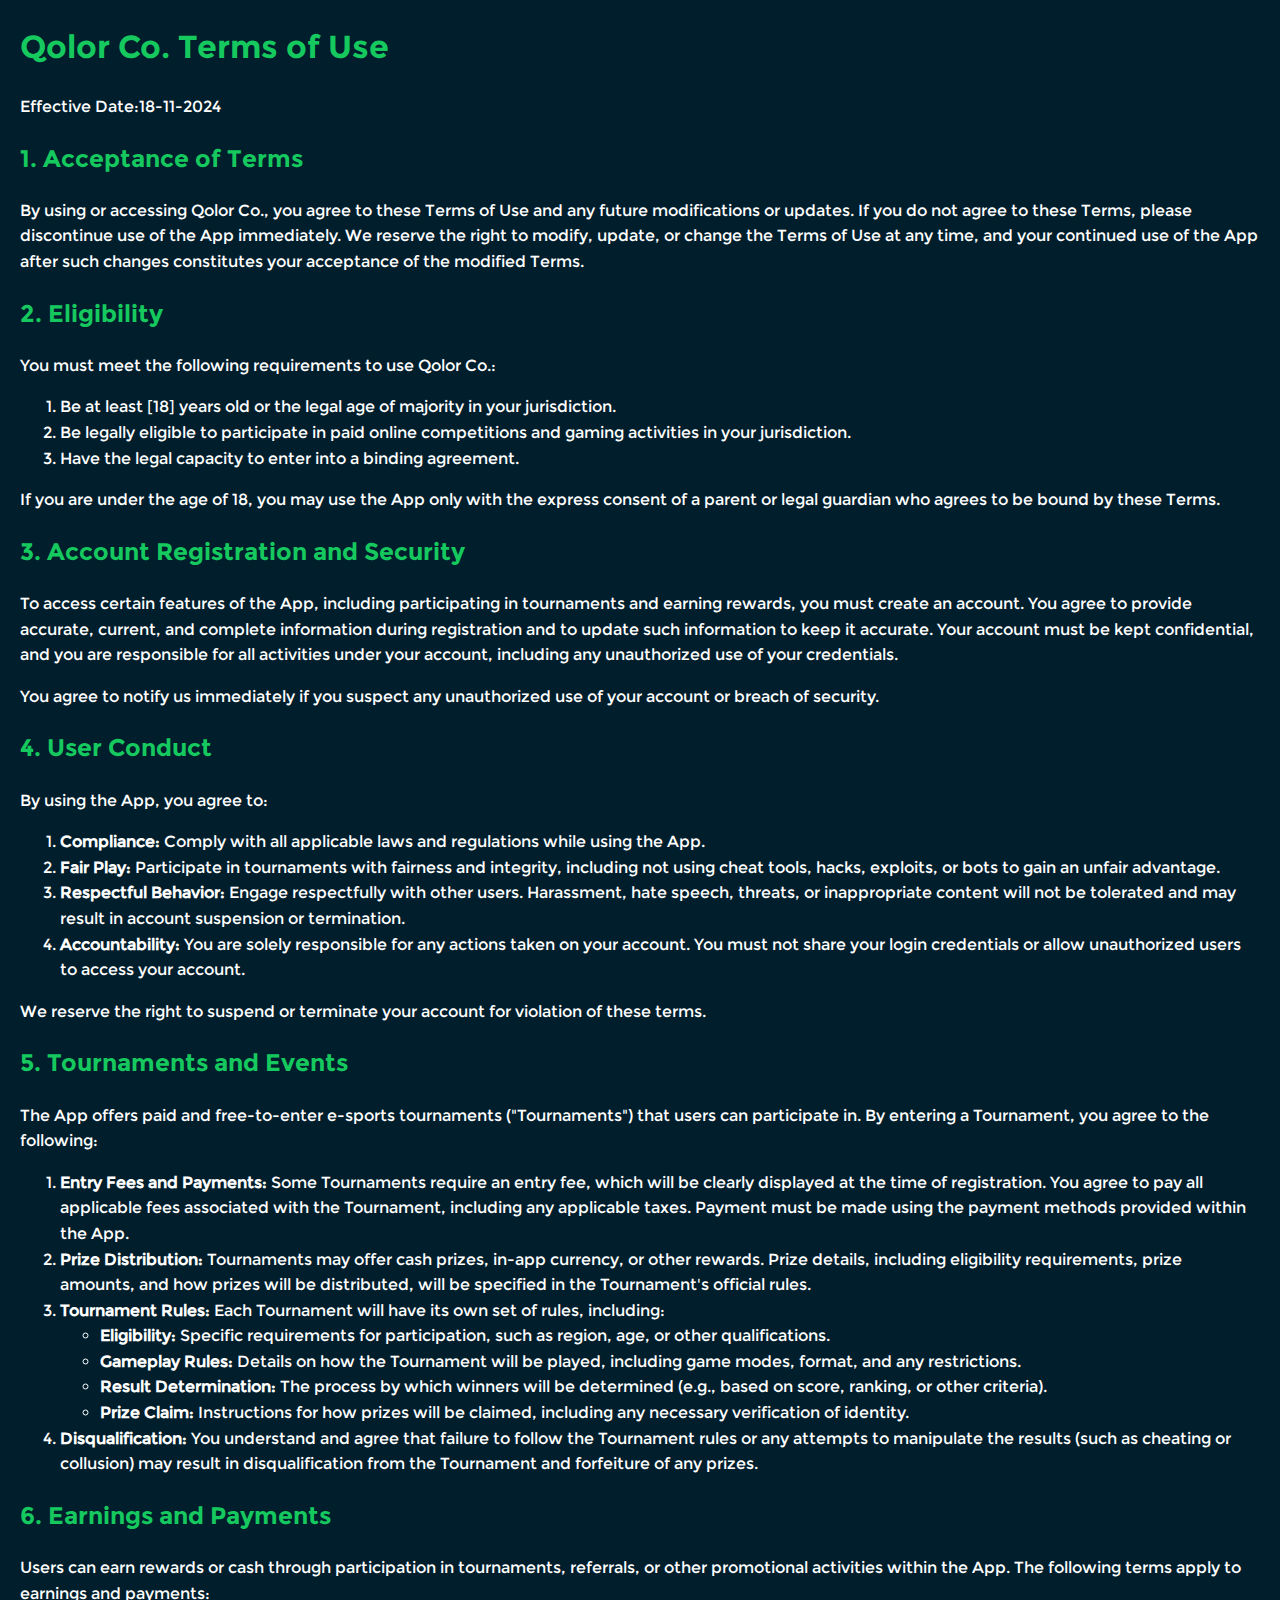
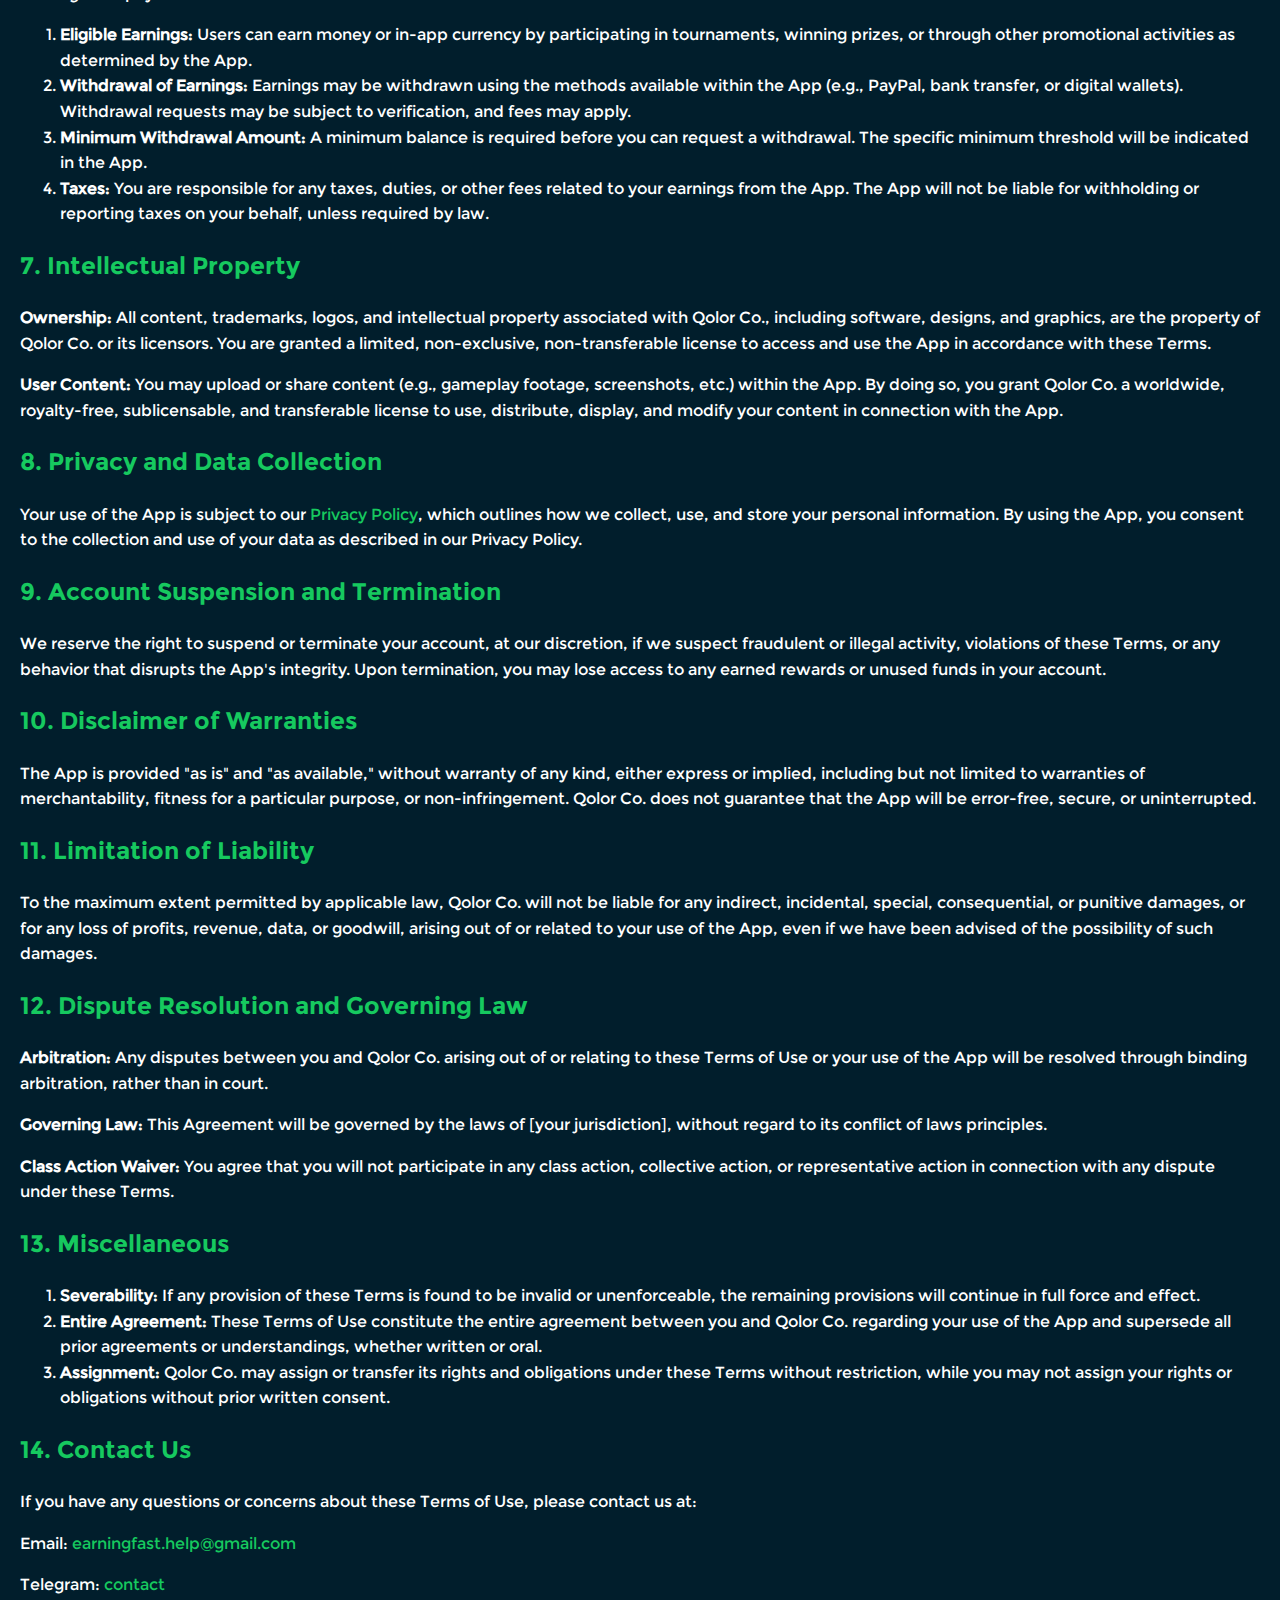
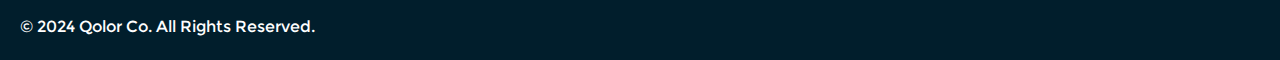
<file: terms.html>
<!DOCTYPE html>
<html lang="en">
<head>
    <meta charset="UTF-8">
    <meta name="viewport" content="width=device-width, initial-scale=1.0">
    <meta http-equiv="X-UA-Compatible" content="ie=edge">
    <title>Terms of Use - Qolor Co.</title>
    <style>

@font-face {
        font-family: h;
        src: url(appfont2_bold.ttf);
  }
 @font-face{
   font-family:p;
   src:url(appfont2_regular.ttf);
 }
        body {
            font-family: Arial, sans-serif;
            line-height: 1.6;
            margin: 20px;
            background:#011e2c;
        }
        h1, h2, h3 {
            color:#16C95F;
            font-family:h;
        }
        p{
            color:white;
            font-family:p;
        }
        a {
            color: #16C95F;
            text-decoration: none;
            font-family:p;
        }
        a:hover {
            text-decoration: underline;
        }
        .content {
            max-width: 800px;
            margin: auto;
        }
        ol li{
            color:white;
            font-family:p;
        }
    </style>
</head>
<body>

<header>
    <h1>Qolor Co. Terms of Use</h1>
    <p>Effective Date:18-11-2024</p>
</header>

<main>
    <h2>1. Acceptance of Terms</h2>
    <p>By using or accessing Qolor Co., you agree to these Terms of Use and any future modifications or updates. If you do not agree to these Terms, please discontinue use of the App immediately. We reserve the right to modify, update, or change the Terms of Use at any time, and your continued use of the App after such changes constitutes your acceptance of the modified Terms.</p>

    <h2>2. Eligibility</h2>
    <p>You must meet the following requirements to use Qolor Co.:</p>
    <ol>
        <li>Be at least [18] years old or the legal age of majority in your jurisdiction.</li>
        <li>Be legally eligible to participate in paid online competitions and gaming activities in your jurisdiction.</li>
        <li>Have the legal capacity to enter into a binding agreement.</li>
    </ol>
    <p>If you are under the age of 18, you may use the App only with the express consent of a parent or legal guardian who agrees to be bound by these Terms.</p>

    <h2>3. Account Registration and Security</h2>
    <p>To access certain features of the App, including participating in tournaments and earning rewards, you must create an account. You agree to provide accurate, current, and complete information during registration and to update such information to keep it accurate. Your account must be kept confidential, and you are responsible for all activities under your account, including any unauthorized use of your credentials.</p>
    <p>You agree to notify us immediately if you suspect any unauthorized use of your account or breach of security.</p>

    <h2>4. User Conduct</h2>
    <p>By using the App, you agree to:</p>
    <ol>
        <li><strong>Compliance:</strong> Comply with all applicable laws and regulations while using the App.</li>
        <li><strong>Fair Play:</strong> Participate in tournaments with fairness and integrity, including not using cheat tools, hacks, exploits, or bots to gain an unfair advantage.</li>
        <li><strong>Respectful Behavior:</strong> Engage respectfully with other users. Harassment, hate speech, threats, or inappropriate content will not be tolerated and may result in account suspension or termination.</li>
        <li><strong>Accountability:</strong> You are solely responsible for any actions taken on your account. You must not share your login credentials or allow unauthorized users to access your account.</li>
    </ol>
    <p>We reserve the right to suspend or terminate your account for violation of these terms.</p>

    <h2>5. Tournaments and Events</h2>
    <p>The App offers paid and free-to-enter e-sports tournaments ("Tournaments") that users can participate in. By entering a Tournament, you agree to the following:</p>
    <ol>
        <li><strong>Entry Fees and Payments:</strong> Some Tournaments require an entry fee, which will be clearly displayed at the time of registration. You agree to pay all applicable fees associated with the Tournament, including any applicable taxes. Payment must be made using the payment methods provided within the App.</li>
        <li><strong>Prize Distribution:</strong> Tournaments may offer cash prizes, in-app currency, or other rewards. Prize details, including eligibility requirements, prize amounts, and how prizes will be distributed, will be specified in the Tournament's official rules.</li>
        <li><strong>Tournament Rules:</strong> Each Tournament will have its own set of rules, including:
            <ul>
                <li><strong>Eligibility:</strong> Specific requirements for participation, such as region, age, or other qualifications.</li>
                <li><strong>Gameplay Rules:</strong> Details on how the Tournament will be played, including game modes, format, and any restrictions.</li>
                <li><strong>Result Determination:</strong> The process by which winners will be determined (e.g., based on score, ranking, or other criteria).</li>
                <li><strong>Prize Claim:</strong> Instructions for how prizes will be claimed, including any necessary verification of identity.</li>
            </ul>
        </li>
        <li><strong>Disqualification:</strong> You understand and agree that failure to follow the Tournament rules or any attempts to manipulate the results (such as cheating or collusion) may result in disqualification from the Tournament and forfeiture of any prizes.</li>
    </ol>

    <h2>6. Earnings and Payments</h2>
    <p>Users can earn rewards or cash through participation in tournaments, referrals, or other promotional activities within the App. The following terms apply to earnings and payments:</p>
    <ol>
        <li><strong>Eligible Earnings:</strong> Users can earn money or in-app currency by participating in tournaments, winning prizes, or through other promotional activities as determined by the App.</li>
        <li><strong>Withdrawal of Earnings:</strong> Earnings may be withdrawn using the methods available within the App (e.g., PayPal, bank transfer, or digital wallets). Withdrawal requests may be subject to verification, and fees may apply.</li>
        <li><strong>Minimum Withdrawal Amount:</strong> A minimum balance is required before you can request a withdrawal. The specific minimum threshold will be indicated in the App.</li>
        <li><strong>Taxes:</strong> You are responsible for any taxes, duties, or other fees related to your earnings from the App. The App will not be liable for withholding or reporting taxes on your behalf, unless required by law.</li>
    </ol>

    <h2>7. Intellectual Property</h2>
    <p><strong>Ownership:</strong> All content, trademarks, logos, and intellectual property associated with Qolor Co., including software, designs, and graphics, are the property of Qolor Co. or its licensors. You are granted a limited, non-exclusive, non-transferable license to access and use the App in accordance with these Terms.</p>
    <p><strong>User Content:</strong> You may upload or share content (e.g., gameplay footage, screenshots, etc.) within the App. By doing so, you grant Qolor Co. a worldwide, royalty-free, sublicensable, and transferable license to use, distribute, display, and modify your content in connection with the App.</p>

    <h2>8. Privacy and Data Collection</h2>
    <p>Your use of the App is subject to our <a href="privacy.html">Privacy Policy</a>, which outlines how we collect, use, and store your personal information. By using the App, you consent to the collection and use of your data as described in our Privacy Policy.</p>

    <h2>9. Account Suspension and Termination</h2>
    <p>We reserve the right to suspend or terminate your account, at our discretion, if we suspect fraudulent or illegal activity, violations of these Terms, or any behavior that disrupts the App's integrity. Upon termination, you may lose access to any earned rewards or unused funds in your account.</p>

    <h2>10. Disclaimer of Warranties</h2>
    <p>The App is provided "as is" and "as available," without warranty of any kind, either express or implied, including but not limited to warranties of merchantability, fitness for a particular purpose, or non-infringement. Qolor Co. does not guarantee that the App will be error-free, secure, or uninterrupted.</p>

    <h2>11. Limitation of Liability</h2>
    <p>To the maximum extent permitted by applicable law, Qolor Co. will not be liable for any indirect, incidental, special, consequential, or punitive damages, or for any loss of profits, revenue, data, or goodwill, arising out of or related to your use of the App, even if we have been advised of the possibility of such damages.</p>

    <h2>12. Dispute Resolution and Governing Law</h2>
    <p><strong>Arbitration:</strong> Any disputes between you and Qolor Co. arising out of or relating to these Terms of Use or your use of the App will be resolved through binding arbitration, rather than in court.</p>
    <p><strong>Governing Law:</strong> This Agreement will be governed by the laws of [your jurisdiction], without regard to its conflict of laws principles.</p>
    <p><strong>Class Action Waiver:</strong> You agree that you will not participate in any class action, collective action, or representative action in connection with any dispute under these Terms.</p>

    <h2>13. Miscellaneous</h2>
    <ol>
        <li><strong>Severability:</strong> If any provision of these Terms is found to be invalid or unenforceable, the remaining provisions will continue in full force and effect.</li>
        <li><strong>Entire Agreement:</strong> These Terms of Use constitute the entire agreement between you and Qolor Co. regarding your use of the App and supersede all prior agreements or understandings, whether written or oral.</li>
        <li><strong>Assignment:</strong> Qolor Co. may assign or transfer its rights and obligations under these Terms without restriction, while you may not assign your rights or obligations without prior written consent.</li>
    </ol>

    <h2>14. Contact Us</h2>
    <p>If you have any questions or concerns about these Terms of Use, please contact us at:</p>
    <p>Email: <a href="mailto:earningfast.help@gmail.com">earningfast.help@gmail.com</a></p>
    <p>Telegram: <a href="https://t.me/ninthfail" target="_blank">contact</a></p>
</main>

<footer>
    <p>&copy; 2024 Qolor Co. All Rights Reserved.</p>
</footer>

</body>
</html>
</file>
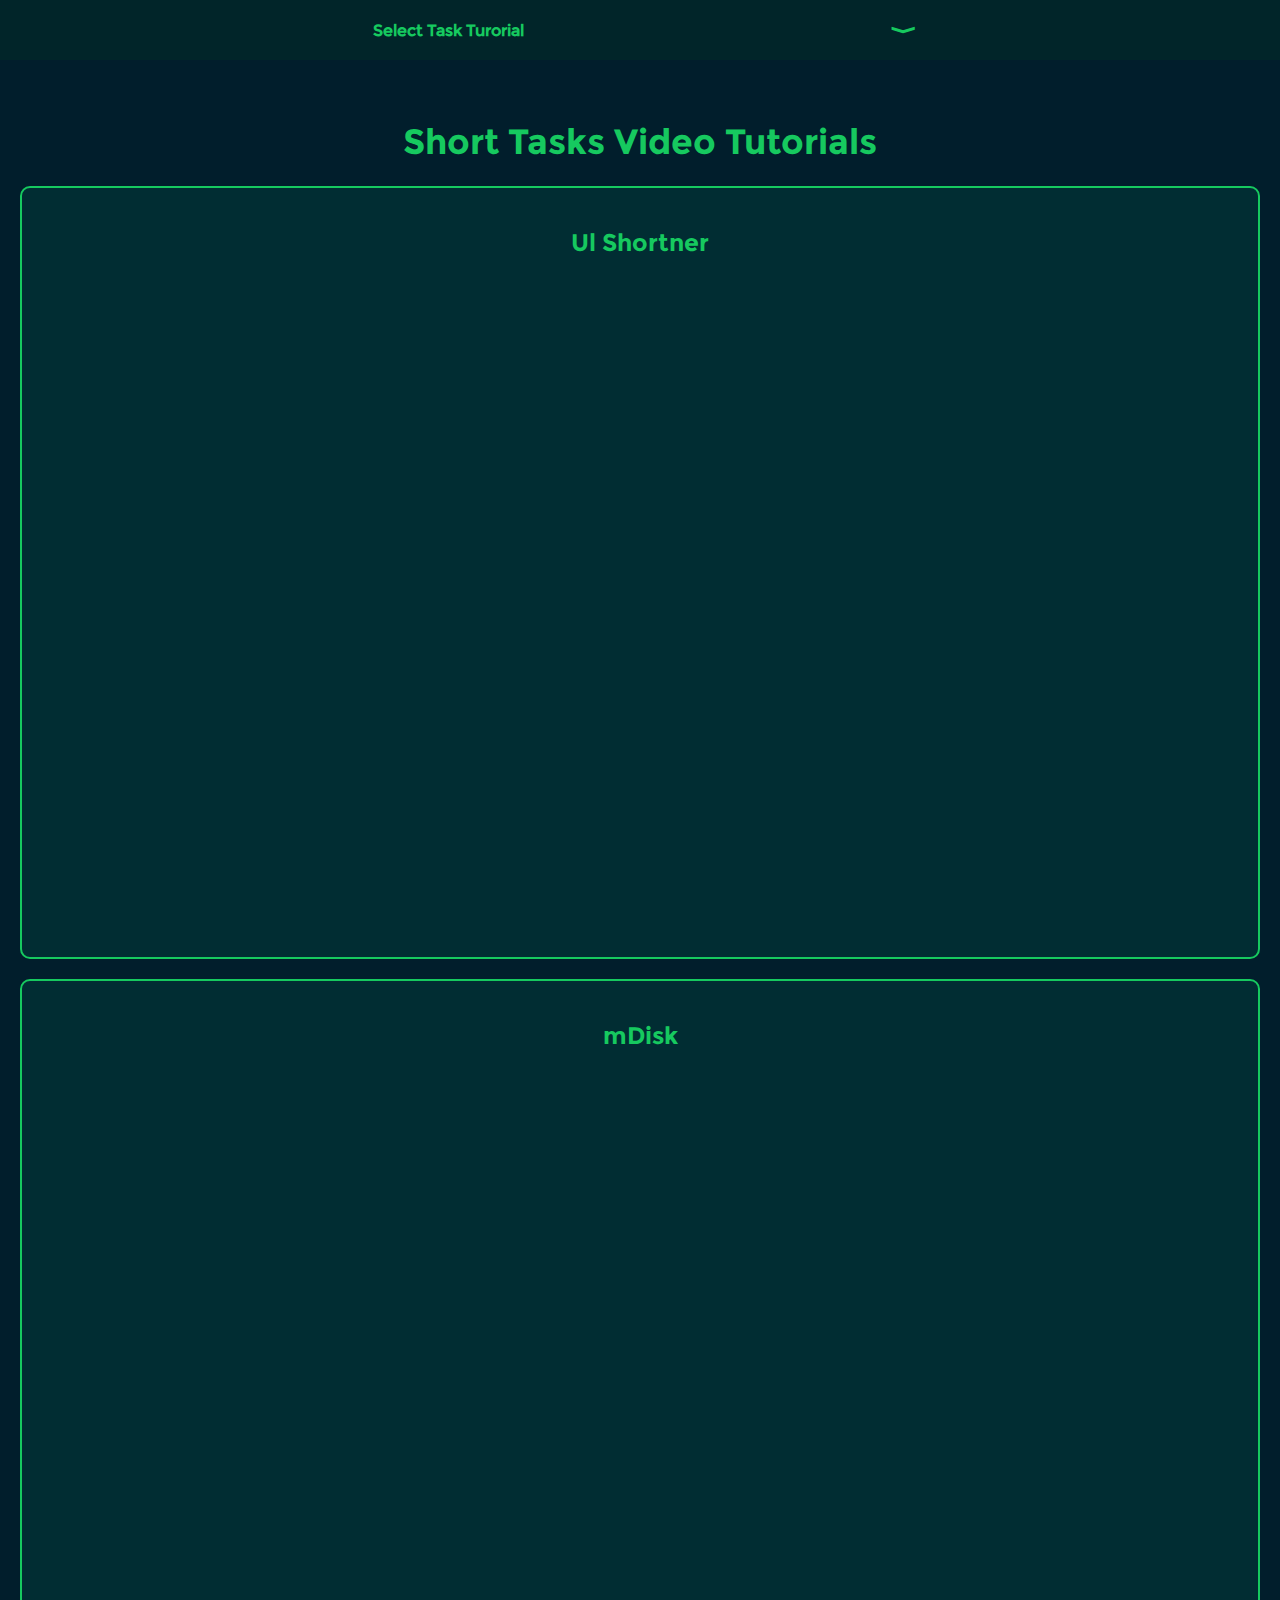
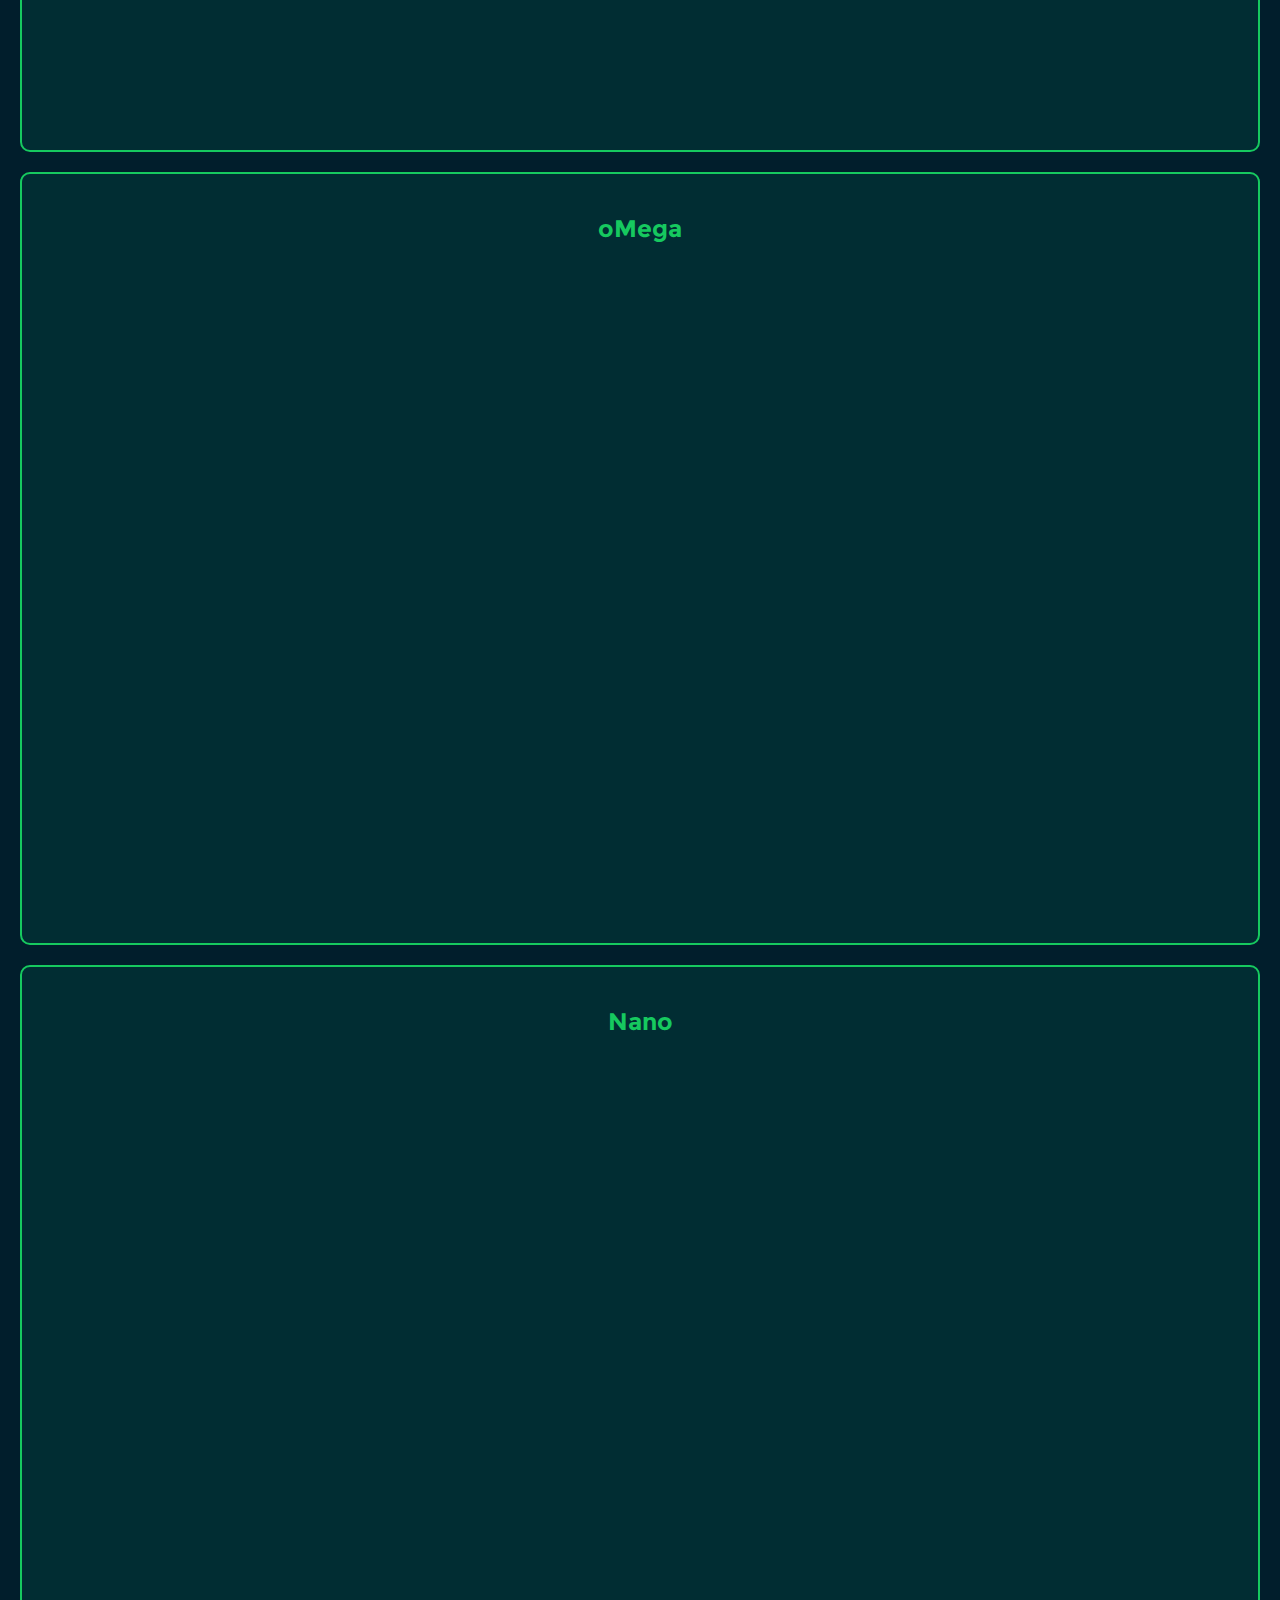
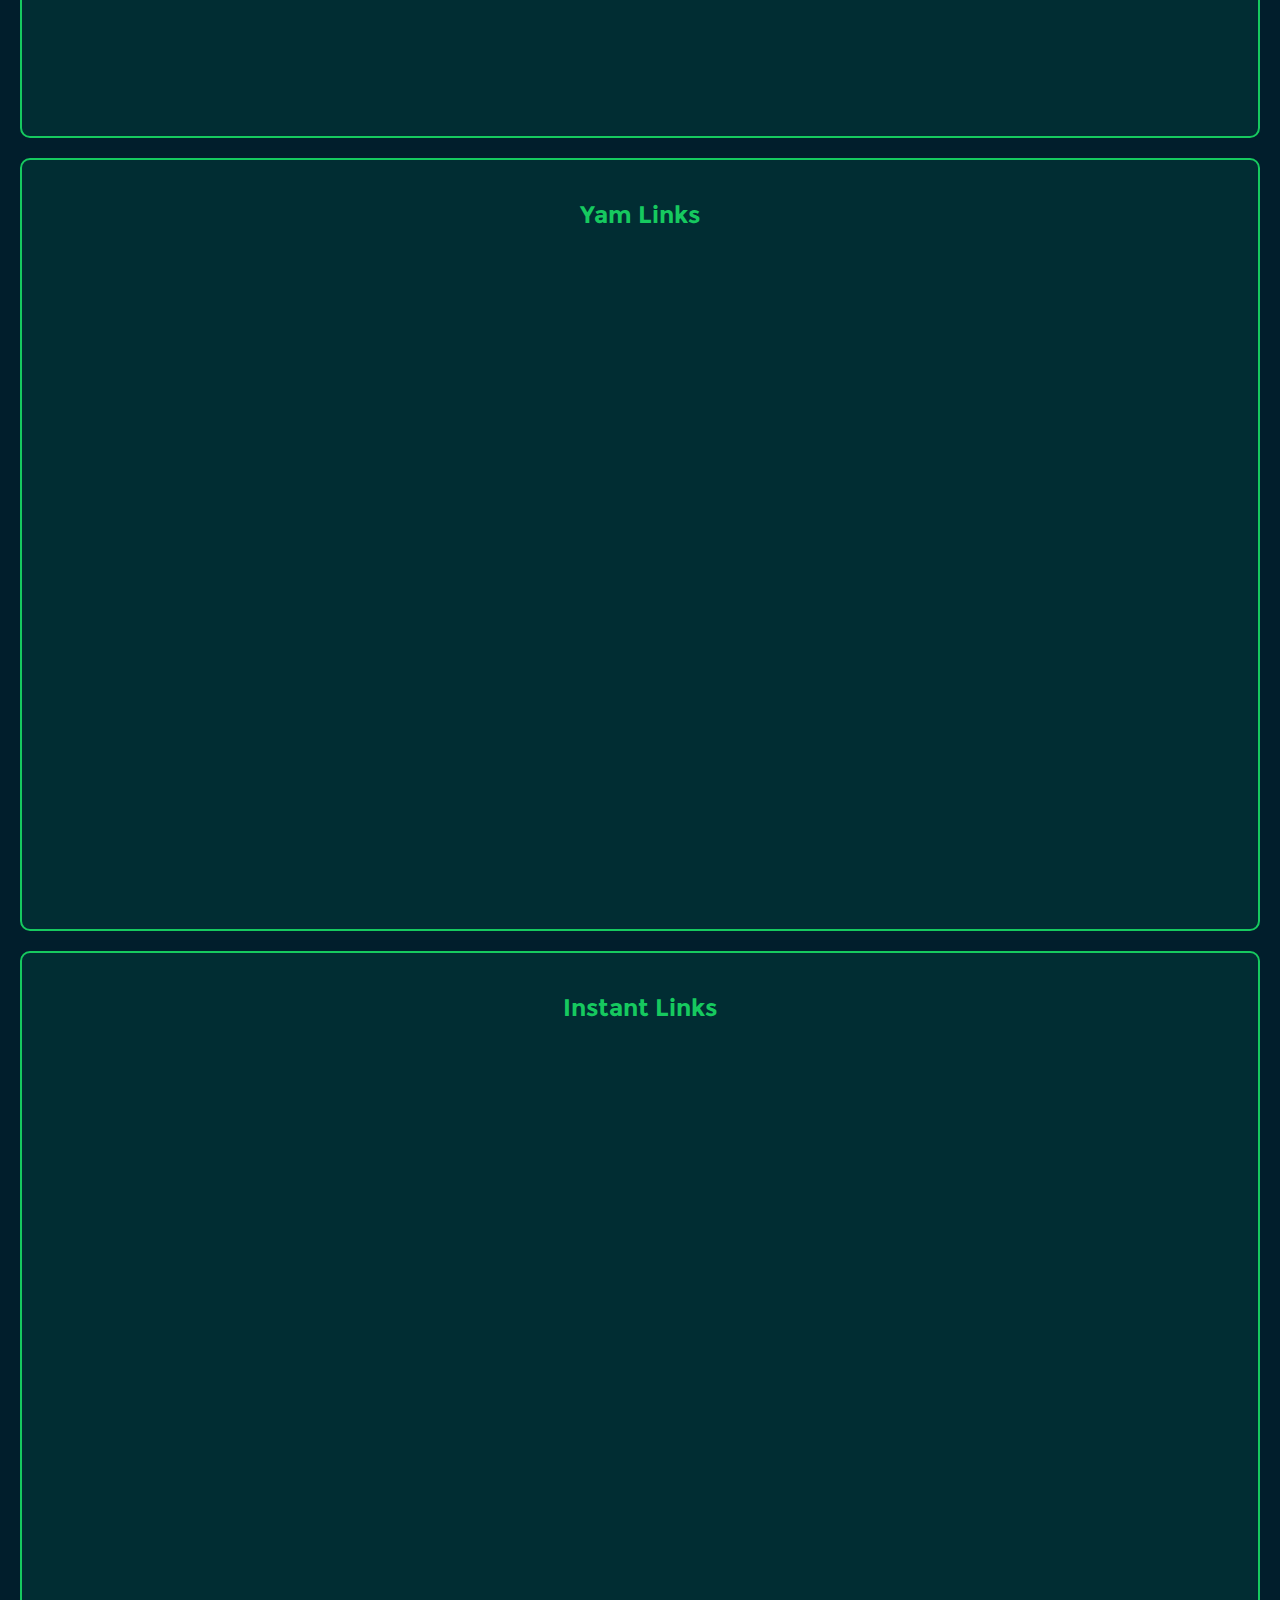
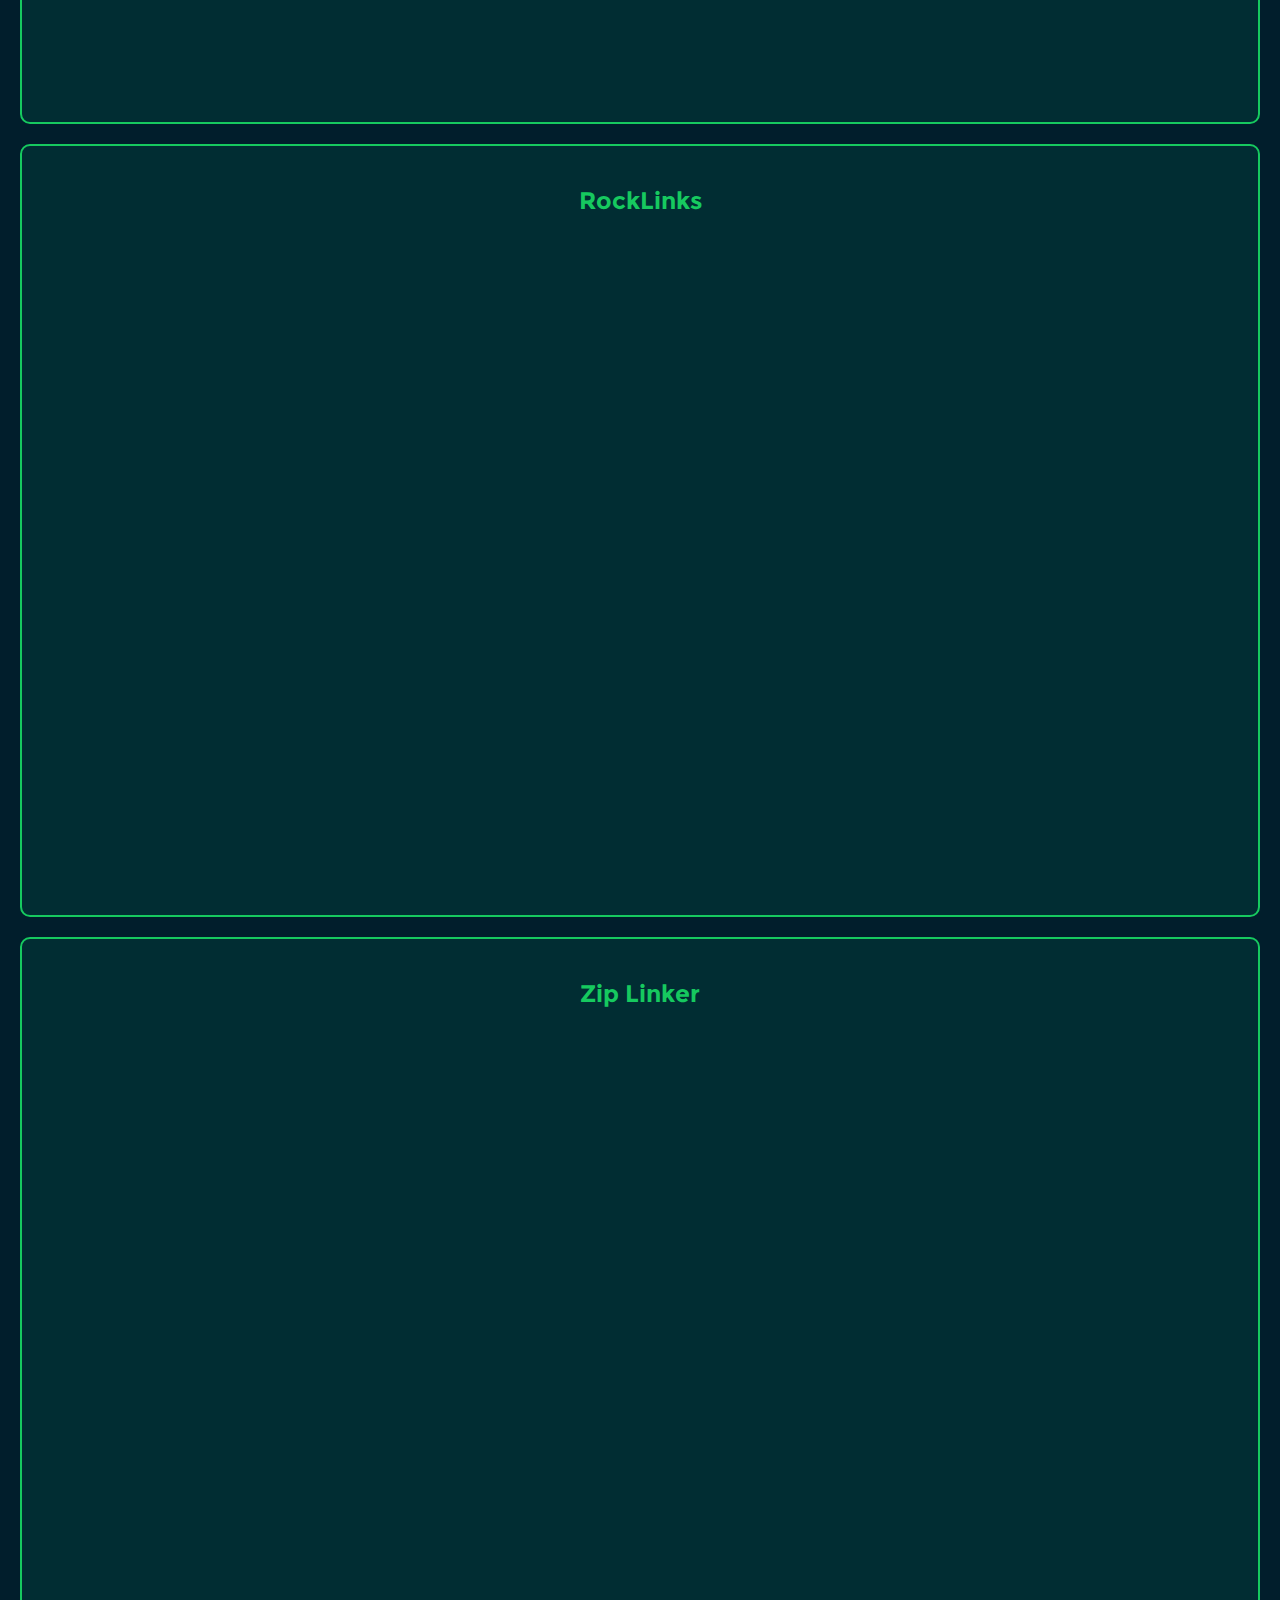
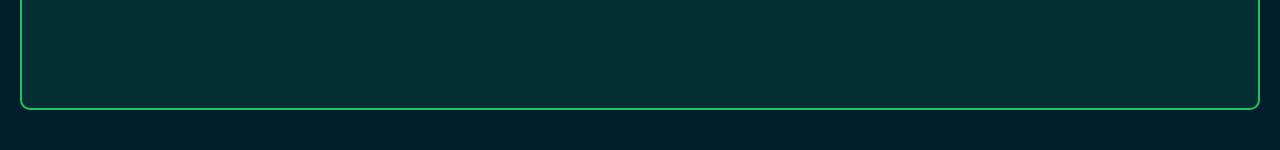
<file: tutorials.html>
<!DOCTYPE html>
<html lang="en">
<head>
    <!-- Google tag (gtag.js) -->
<script async src="https://www.googletagmanager.com/gtag/js?id=G-698756V3SX"></script>
<script>
  window.dataLayer = window.dataLayer || [];
  function gtag(){dataLayer.push(arguments);}
  gtag('js', new Date());

  gtag('config', 'G-698756V3SX');
</script>
    <meta charset="UTF-8">
    <meta name="viewport" content="width=device-width, initial-scale=1.0">
    <title>Task Video Tutorials</title>
    <style>
        @font-face {
            font-family: h;
            src: url('appfont2_bold.ttf');
        }
        @font-face {
            font-family: p;
            src: url('appfont2_regular.ttf');
        }
  html{
    scroll-behavior: smooth;
  }
  
        body {
            font-family: p, Arial, sans-serif;
            background-color: #011e2c;
            color: #333;
            margin: 0;
            padding:20px 20px;
        }
        .heading{
            text-align: center;
            color:#16C95F;
            font-family: h, Arial, sans-serif;
          margin-top:100px;
          font-size:35px;
        }
  h1{
    color:#16C95F;
    font-size:16px;
  }
.btns  h1:nth-child(2){
  transform:rotate(270deg);
  font-size:25px;
  transition:.5s;
  font-family:h;
} 
  
        .task {
            margin: 20px 0;
            padding: 20px;
            background-color:#012D33;
            border: 2px solid #16C95F;
            border-radius: 10px;
        }
        .task h2 {
            color: #16C95F;
            text-align: center;
            font-family: h, Arial, sans-serif;
        }
        iframe {
            display: block;
            margin: 20px auto;
            border: none;
            border-radius: 10px;
            width: 100%;
            height:640px; /* Adjust height for portrait mode */
        }
  .btns{
    height:60px;
    width:100%;
    background:#012529;
    display:flex;
    align-items:center;
    justify-content:space-evenly;
    position:fixed;
    top:0;
    left:0;
    z-index:40;
  }
  .btns a{
    height:30px;
    width:80px;
    background:red;
    color:white;
    text-decoration:none;
    text-align:center;
    margin-left:2px;
    margin-right:2px;
    line-height:30px;
  }
  .mobile_links{
  height:100vh;
  width:60%;
  background:#011e2c;
  display:flex;
  justify-content: center;
  align-items: center;
  position:fixed;
  z-index:30;
  top:-100vh;
  right:0;
  transition: .5s;
}
.mobile_links ul{
  height:400px;
  width:100%;
  background:#011e2c;
  display:inline;
  align-items:center;
  justify-content:space-between;
  list-style: none;
}

.mobile_links ul li{
  text-align:center;
  width:100%;
  margin-bottom: 15px;
}

.mobile_links ul li a{
  color:#16C95F;
  margin-left:15px;
  font-size:20px;
  font-weight:bold;
  text-decoration: none;
  cursor:pointer;
  font-family:p;
  position:relative;
  text-align:center;
  margin-bottom:15px;
  width:100%;
}
.mobile_links ul li a::before{
  content:" ";
  background:#16C95F;
  height:3px;
  width:0;
  position:absolute;
  bottom:-3px;
  left:0;
  transition: 1.5s;
}

.mobile_links ul li a:hover::before{
  width:100%;
}
 
        @media (max-width: 600px) {
            iframe {
                width: 100%;
                height:640px;
              max-width:360px;
            }
        }
    </style>
</head>
<body>
    <h1 class="heading">Short Tasks Video Tutorials</h1>
  <div class="btns">
    <h1>Select Task Turorial</h1>
    <h1 id="tskbtn">⟨
    </h1>
  </div>

    <div class="task" id="ulshortner">
        <h2>Ul Shortner</h2>
        <iframe src="https://www.youtube.com/embed/isnaK2cCF-M?si=XFz3cppTnxBezQsT" allowfullscreen></iframe>
    </div>

    <div class="task" id="mdisk">
        <h2>mDisk</h2>
        <iframe src="https://www.youtube.com/embed/9xxD2SIlCZw?si=X4bMcWcm7du7o728" allowfullscreen></iframe>
    </div>

    <div class="task" id="oMega">
        <h2>oMega</h2>
        <iframe src="https://www.youtube.com/embed/p5R0GPdARvY?si=ItoE7_ioM3CQDG_9" allowfullscreen></iframe>
    </div>

    <div class="task" id="nano">
        <h2>Nano</h2>
        <iframe src="https://www.youtube.com/embed/DR4cebE-AwU?si=YYw4y30vtnHUtPgo" allowfullscreen></iframe>
    </div>
   <div class="task" id="yam">
        <h2>Yam Links</h2>
        <iframe src="https://www.youtube.com/embed/dOVqaszXzWI?si=P1_ZjRYsKKjuSFtb" allowfullscreen></iframe>
    </div>
   <div class="task" id="instant">
        <h2>Instant Links</h2>
        <iframe src="https://www.youtube.com/embed/fKBE6lk50KY?si=BS4dpitBDlO2XBIj" allowfullscreen></iframe>
    </div>
   <div class="task" id="rocklink">
        <h2>RockLinks</h2>
        <iframe src="https://www.youtube.com/embed/4ynr1jZWLKs?si=-XqbuoWFRW5op7Tl" allowfullscreen></iframe>
    </div>
    <div class="task" id="ziplinker">
        <h2>Zip Linker</h2>
        <iframe src="https://www.youtube.com/embed/wJ2TvD7pOfI?si=mOVmDp6Q9lUavkOZ" allowfullscreen></iframe>
    </div>

  <div class="mobile_links" id="menu">
        <ul>
          <li><a href='#ulshortner' >Ul Shortner</a></li>
          <li><a href='#mdisk' >mDisk</a></li>
          <li><a href='#oMega'>oMaga </a></li>
          <li><a href='#nano'>Nano</a></li>
          <li><a href='#yam'>Yam Links</a></li>
          <li><a href='#instant'>Instant Link</a></li>
          <li><a href='#rocklink'>RockLinks</a></li>
          <li><a href='#ziplinker'>Zip Linker</a></li>
            
        </ul>
      </div>
  
  <script>
  var a=1;
var btn=document.getElementById("tskbtn");
var mobile_menu=document.getElementById("menu");

btn.addEventListener("click", myFunction);

function myFunction() {
    if(a==1){
         mobile_menu.style.top=60+"px";
        btn.innerHTML="⟩";
        a=0;
    }else{
        mobile_menu.style.top=-100+"vh";
        btn.innerHTML="⟨";
        a=1;
    }
}
  </script>
</body>
</html>
</file>
<file: style.css>
*{
    margin: 0;
    padding: 0;
    box-sizing: border-box;
}
@font-face {
    font-family: QolorBold;
    src: url(appfont2_bold.ttf);
  }
  @font-face {
    font-family: Qolor;
    src: url(appfont2_regular.ttf);
  }
::-webkit-scrollbar {
    width:0;
  }
  
  ::-webkit-scrollbar-track {
    background:transparent;
  }
  
  ::-webkit-scrollbar-thumb {
    background:transparent;
  }
  
body{
    background: linear-gradient(45deg,#348320,#010304,#021E22)
}
.container{
   background: transparent;
    height:fit-content;
    width: 100%;
    margin-bottom:25px;
}
.nav{
    height: 80px;
    width:100%;
    background:#012529;
    display: flex;
    align-items: center;
    justify-content: space-between;
}
.nav div{
    height: 100%;
    width:200px;
    display: flex;
    justify-content: left;
    align-items: center;

}
.nav div span{
    font-size: 20px;
    font-weight:bold;
    color: white;
    margin-left: 2px;
    font-family: QolorBold;
}
.nav div .logo{
    height: 75px;
    width:75px;
    border-radius: 50%;
    margin-left: 10px;
}
.nav .menu{
    height:100px;
    width:60%;
}
.nav .menu ul{
    display: flex;
    list-style: none;
    height:100px;
    width:100%;
    align-items: center;
    justify-content: right;
}

.nav .menu ul li a{
    color:white;
    font-size: 20px;
    font-weight:300;
    margin-left: 10px;
    margin-right: 10px;
    text-decoration: none;
    font-family: QolorBold;
    position: relative;
}
.nav .menu ul li a::before{
    height:2px;
    width:0%;
    position: absolute;
    content: " ";
    bottom: -3px;
    background: #16C95F;
    transition: .5s ease-in-out;
}

.nav .menu ul li a:hover::before{
width:100%;
}
.menu_btn{
    display:none;
}
.content{
    height:fit-content;
    width:100%;
    background:transparent;
    display:flex;
    align-items: center;
    justify-content: center;
}
.main_content,.main_image{
    height:50vh;
    width:45%;
    
}
.main_image{
    background:transparent;
    display: flex;
    align-items: center;
    justify-content: center;
}
.main_image img{
height:500px;
width: 500px;
}
.main_content{
    background:transparent;
    text-align: center;
    height:400px;
    padding:10px 10px 10px 10px;
    display:flex;
    flex-direction:column;
    align-items: center;
    justify-content: center;
}
.main_content h1{
    color:aqua;
    font-family: QolorBold;
    margin-bottom: 30px;
}
.main_content p{
    color:#16C95F;
    font-family: Qolor;
    
}
.main_content a{
    height:50px;
    width:250px;
    margin-top:50px;
    color:aqua;
    background:rgb(0, 0, 0);
    border:5px solid rgb(255, 255, 255);
    border-top-left-radius:30px ;
    border-bottom-right-radius:30px ;
    font-size: 25px;
    font-family:QolorBold;
    text-decoration:none;
    line-height: 40px;
    animation: btn_shap 1s infinite;
    transition: .5s ease-in-out;
    
}
.download_btn:hover{
    color:rgb(11, 99, 37);
}



.partners{
    height:fit-content;
    width:100%;
    color:white;
    background:transparent;
    text-align: center;
}
.partners #our_parteners{
    height:200px;
    width:100%;
    background:transparent;
    display: flex;
    align-items: center;
    justify-content:center;
    padding: 10px 10px 10px 10px;
}
.partners #our_parteners img{
height:100px;
width: 100px;
margin-left:20px;
margin-right:20px;
cursor: pointer;
}
.partners h1{
    width:100%;
    text-align: center;
    font-family: QolorBold;
    font-size: 25px;
    color:aqua;
}

.features{
    height:fit-content;
    width:100%;
    background:transparent;
    text-align: center;
    padding:25px 25px 25px 25px;
}
.features h1{
font-size:25px;
color: aqua;
font-family:QolorBold;
width:100%;
line-height:40px;
height:40px;
background:transparent;
}

.features .features_info{
    height:fit-content;
    width:100%;
    background:transparent;
    display: flex;
    align-items: center;
    justify-content: center;
    flex-wrap: wrap;
}
.features .features_info div{
background:#060f09;
color:rgb(15, 5, 5);
height:270px;
margin:20px;
border: 2px solid lightblue;
display: flex;
flex-direction:column;
align-items: center;
justify-content: center;
padding: 10px 10px 10px 10px;
position:relative;
flex: 1 1 33%;
}
.features .features_info div h2{
    color:#16C95F;
}
.features .features_info div::after{
position:absolute;
top:0;
left:0;
content:"";
height: 270px;
width:100%;
background:linear-gradient(to bottom,#FF000000,#FF000000);
z-index:2;
}

.features .features_info div img,.features .features_info div h2,.features .features_info div p{
    margin-bottom: 15px;
}
.features .features_info div img{
height:50px;
width:50px;
border-radius: 10px;
box-shadow: 2px 5px 0 0 rgb(92, 97, 97);
transition: .3s ease-in-out;
}

.features .features_info div:hover img{
    height:85px;
    width:85px;
    box-shadow: 3px 7px rgb(77, 83, 83);

}

.features .features_info div h2{
    font-family: QolorBold;
    color:black;
}
.features .features_info div p{
    font-family: Qolor;
    color:#012529;
}

.app_info{
    height:fit-content;
    width:100%;
    background:transparent;
    text-align: center;
    padding:15px 15px 15px 15px;
    margin-top:25px;
    display: flex;
    flex-direction: column;
    align-items: center;
    justify-content: center;
}
.app_info div{
    height:fit-content;
    width:100%;
    background:transparent;

}
.app_info h1{
    font-size:25px;
    color: aqua;
    margin-bottom: 20px;
    font-family:QolorBold;
    width:100%;
    line-height:40px;
    height:40px;
    background:transparent;
}
.app_info .future_products{
    height:fit-content;
    width:100%;
    background:transparent;
    display: flex;
    align-items: center;
    justify-content: center;

}
.app_info .future_products div{
    height:270px;
    width:100%;
    display: flex;
    margin:25px;
    flex-direction: column;
    align-items: center;
    justify-content:space-around;
    overflow: hidden;
    position: relative;
    background:#2899f7;
}
.app_info .future_products div h2{
    font-size:20px;
    color:#ffffff;
    width:100%;
    background:transparent;
}
.app_info .future_products div img{
height: 100px;
width:100px;
border-radius:50%;
}
.app_info .future_products div .fake_btn{
height:40px;
color: red;
background:#011e2c;
width:200px;
text-align:center;
line-height: 40px;
cursor: pointer;
}
.app_info .future_products div .info{
    height:270PX;
    width:100%;
    position:absolute;
    padding: 10px 10px 10px 10px;
    top:-300px;
    left:-25px;
    background:linear-gradient(to bottom,#289af7,#06233b75);
    z-index: 2;
    color:white;
    transition:.5s ease-in-out;
}
.app_info .future_products div .info h1{
    width:100%;
    height:40px;
}
.app_info .future_products div .fake_btn:hover .info,.app_info .future_products div:hover .info{
    top:-30px;
}

.app_num h1{
    text-align: center;
    color:aqua;
}
.app_data{
    height:350px;
    display: flex;
    align-items: center;
    justify-content: center;
}
.app_data div{
    height:150px;
    width:150px;
    display: flex;
    align-items: center;
    justify-content: center;
    flex-direction: column;
    flex-wrap: wrap;
    background: #008cff;
    margin-left: 20px;
    margin-right: 20px;
}
.app_data div h1{
 font-size:30px;
 font-family: QolorBold;
 color:white;
}
.app_data div span{
    font-size:20px;
    color:#16C95F;
    font-family: QolorBold;
    text-align: center;
}

.footer{
    height:300px;
    width:100%;
    display: flex;
    align-items: center;
    justify-content:space-between;
    background:transparent

}
.footer .ftinner{
    height:300px;
    width:300px;
    background:transparent;
    padding:12px;
}
.footer .ftinner h1{
    font-family: QolorBold;
    color:#16C95F;
    font-size: 25px;
    margin-bottom:10px ;
}
.footer .ftinner p{
    font-family: Qolor;
    color:white;
    font:15px;
    
}

.footer .ftinner:nth-child(1) img{
    height:60px;
    width:60px;
} 
.footer .ftinner ul{
    list-style: none;
    height:200px;
    width:100%;
    display:flex;
    flex-direction:column;
    align-items: center;
    justify-content:center;
}
.footer .ftinner ul li{
    list-style: none;
    height:40px;
    line-height:40px;
    width:100%;
    text-align:center;
}
.footer .ftinner ul li a{
height:25px;
width:100%;
text-decoration: none;
color:#ffffff;
font-size:20px;
line-height:10px;
font-family: Qolor;
transition:.3s;
}
.footer .ftinner ul li:hover a{
color:#16C95F;
}

.footer .ftinner:nth-child(3) h1{
   text-align: right;
   width:100%;
   margin-bottom:10px;

}
.footer .ftinner:nth-child(3) ul{
    float:right;
    margin-top:10px;
    padding-right:10px;
}
.footer .ftinner:nth-child(3) ul li a{
    float:right;
    margin-top:10px;
    text-align: right;
}
.footer .ftinner:nth-child(2) h1{
    text-align: center;
}

.main_footer{
    height:30px;
    width:100%;
    text-align:center;
    color:#16C95F;
    font-family:Qolor;
    font-size:16px;
    display:flex;
    align-items: center;
    justify-content: center;

}
#menu_shutter{
    display:none;
}
</file>
<file: mobile.css>
@media(max-width:800px) {
    body{
        background: linear-gradient(45deg,#072001,#010304,#021E22) no-repeat;
        padding-top:60px;
    }
    #home{
        display:none;
    }
    .menu_btn{
        display:block;
        width:50px;
        text-align:center;
        color:white;
        cursor: pointer;
    }
     .container .content{
        flex-direction:column;
        height:max-content;
        align-items: center;
        justify-content: center;
     }
     .content .main_content{
       display: flex;
       height:fit-content;
       width:100%;
       align-items: center;
       justify-content: center;
    }
    .main_content p{
        margin-bottom:30px;
    }
    .main_image {
        margin:0;
        height:fit-content;
    }
    .main_image img{
        height:350px;
        width:350px;
        margin-top:0;
        margin-bottom:0;
    }
    .main_content a{
        margin-top:100px;
        margin-bottom:120px;
    }
    .partners{
        height:300px;
        padding:0;
    }
    .partners #our_parteners{
        height:150px;
        margin:0;
        align-items:center;
        justify-content: center;
    }
    .partners #our_parteners img{
        height:80px;
        width:80px;
        margin-left:10px;
        margin-right:10px;
    }


     .nav{
        height:60px;
        position:fixed;
        top:0;
        left:0;
        z-index:5;
     }
     .nav div .logo{
        height:50px;
        width:50px;
        border-radius: 50%;
        margin-left: 10px;
    }
    .nav .menu ul li a{
        color:white;
        font-size: 17px;
        font-weight:300;
        margin-left: 8px;
        margin-right: 8px;
        text-decoration: none;
        font-family: QolorBold;
        position: relative;
    }


    .features{
        height:fit-content;
        padding:0;
    }
    .features .features_info{
        height:fit-content;
        width:100%;
        display: flex;
        align-items: center;
        justify-content: center;
        flex-direction:row;
    }
    .features .features_info div{
        height:250px;
        width:80%;
        margin-bottom:10px;
        
    }
    .features .features_info div h2{
       color:aqua;
        
    }
    .features .features_info div p{
        color:#16C95F;
         
     }

    .app_info .future_products div .fake_btn{
        height:40px;
        color:#00aaff;
        background:white;
        width:200px;
        text-align:center;
        line-height: 40px;
        cursor: pointer;
        border-radius:20px;
        }
    .app_info{
        display: flex;
        flex-direction:column;
        align-items: center;
        justify-content: center;
    }
    .app_info .future_products{
        height:fit-content;
        display:flex;
        align-items: center;
        justify-content: center;
        flex-wrap:wrap;
    }
    .app_info .future_products div{
        height:270px;
        width:80%;
        margin-bottom:10px;
        flex:1 1 50%;

    }
    .app_info .future_products div .info{
        height:270px;
        width:100%;
    }
    .app_data{
        height:fit-content;
        display: flex;
        align-items: center;
        justify-content: center;
        padding:30px;
        flex-wrap: wrap;
    }
    .app_data div{
        width:75px;
        height:150px;
        background:transparent;
        position: relative;
        flex:1 1 33%;
        background:black;
        margin:10px;
      
    }
    

    .footer{
        height:fit-content;
        width:100%;
        display: flex;
        flex-direction: column;
        align-items: center;
        justify-content:space-between;
        background:transparent
    }
    .footer .ftinner{
        height:300px;
        width:250px;
        background:transparent;
        padding:12px;
    }
    .ftinner img{
        display:none;
    }
    .footer .ftinner h1{
        text-align: center;
        font-size:30px;
        margin-bottom:10px;
    }
    .footer .ftinner p{
        text-align:center;
        font-size:18px;
    }

    .footer .ftinner:nth-child(3) h1{
      text-align:center;
    }
    .footer .ftinner:nth-child(3) ul li a{
        margin-top:10px;
        text-align:center;
    }

    .main_footer{
        height:35px;
        width:100%;
        background:black;
    }
    #menu_shutter{
        display:block;
    }
    
#menu_shutter{
    position:fixed;
    top:60px;
    right:-1000px;
    width:100%;
    height:450px;
    background:transparent;
    z-index:4;
    transition:0.5s ease-in;
}
#menu_shutter ul{
    float:right;
    background:#011e2c;
    padding:20px;
    list-style-type:none;
    height:250px;
    width:100%;

}
#menu_shutter ul li{
    width:100%;
    height:40px;
}
#menu_shutter ul li a{
    height:40px;
    width:100%;
    text-decoration:none;
    text-align:left;
    color:white;
    font-size:20px;
    font-family:QolorBold;
    position: relative;

}
#menu_shutter ul li a::before{
    height:4px;
    width:0%;
    position: absolute;
    content: " ";
    bottom: -3px;
    background:#00aaff;
    transition: .5s ease-in-out;
    border-radius:10px;
}

#menu_shutter ul li a:hover::before{
width:100%;
}
}
</file>
